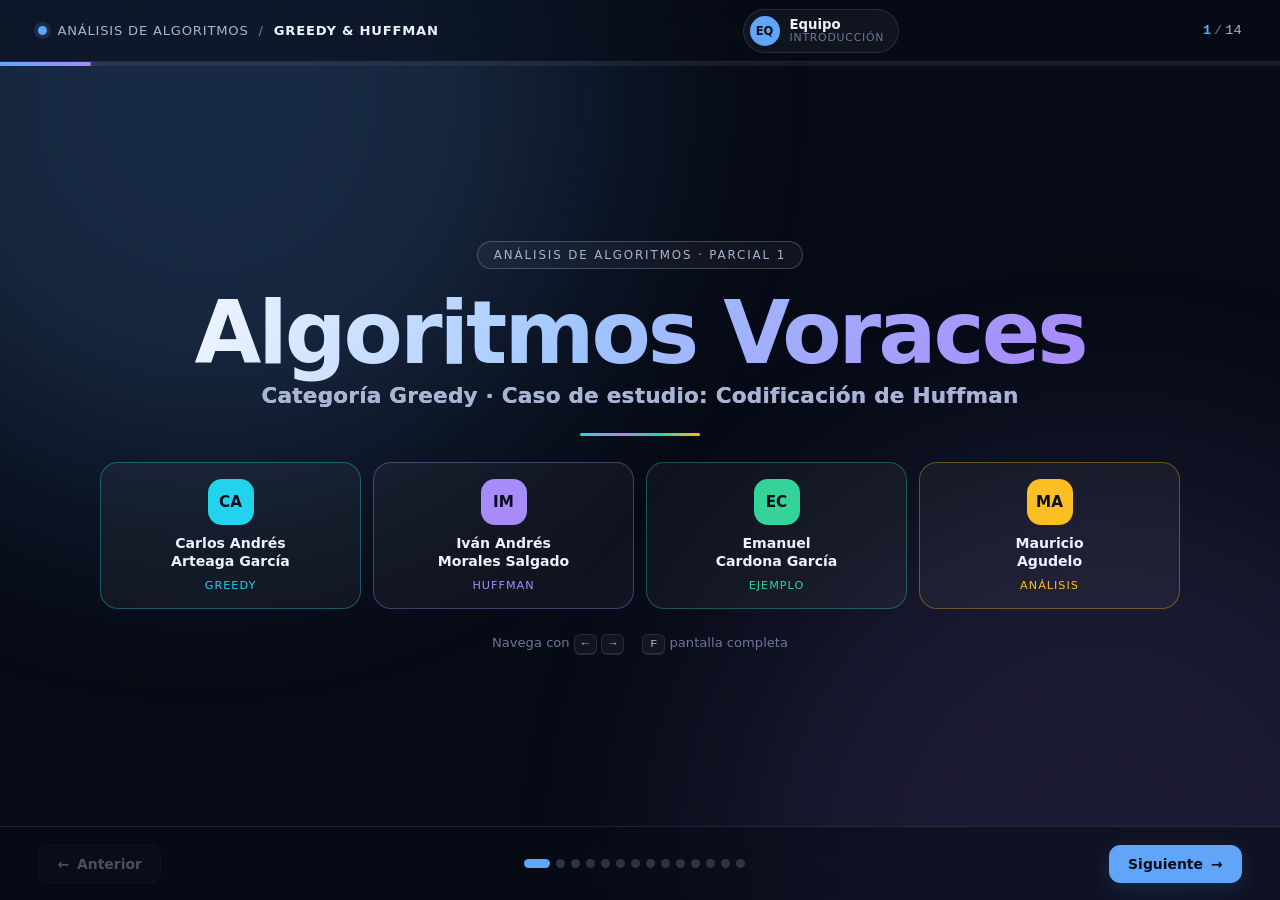
<file: Trabajo-Algortimos-Greedy/index.html>
<!DOCTYPE html>
<html lang="es">
<head>
<meta charset="utf-8">
<meta name="viewport" content="width=device-width, initial-scale=1">
<title>Algoritmos Greedy · Huffman | Análisis de Algoritmos</title>

<!-- ===== CAPA COMÚN (equipo) ===== -->
<link rel="stylesheet" href="css/base.css">
<link rel="stylesheet" href="css/componentes.css">
<link rel="stylesheet" href="css/portada.css">

<!-- ===== CAPA DE CADA ESTUDIANTE ===== -->
<link rel="stylesheet" href="css/estudiante1-carlos.css">
<link rel="stylesheet" href="css/estudiante2-ivan.css">
<link rel="stylesheet" href="css/estudiante3-emanuel.css">
<link rel="stylesheet" href="css/estudiante4-mauricio.css">
</head>
<body>

<div id="app">

  <header class="barra-top">
    <div class="marca">
      <span class="marca-punto"></span>
      <span>Análisis de Algoritmos</span>
      <span class="marca-sep">/</span>
      <span class="marca-tema">Greedy &amp; Huffman</span>
    </div>

    <div class="chip-estudiante" id="chipEstudiante">
      <span class="chip-avatar" id="chipAvatar">EQ</span>
      <span class="chip-texto">
        <b id="chipNombre">Equipo</b>
        <small id="chipSeccion">Portada</small>
      </span>
    </div>

    <div class="contador"><span id="contadorActual">1</span><span class="contador-sep">/</span><span id="contadorTotal">14</span></div>
  </header>

  <div class="progreso"><div class="progreso-fill" id="progresoFill"></div></div>

  <main id="escenario" class="escenario"><!-- las diapositivas se inyectan aquí --></main>

  <footer class="nav">
    <button class="btn btn-nav" id="btnAnterior" title="Flecha izquierda">
      <span aria-hidden="true">←</span> Anterior
    </button>

    <div class="puntos" id="puntos"></div>

    <div class="nav-derecha">
      <button class="btn btn-nav btn-primario" id="btnSiguiente" title="Flecha derecha / Espacio">
        Siguiente <span aria-hidden="true">→</span>
      </button>
    </div>
  </footer>

</div>

<!-- ===== MOTOR + LIBRERÍAS (capa común) ===== -->
<script src="js/presentacion.js"></script>
<script src="js/lib/huffman.js"></script>

<!-- ===== CAPA DE CADA ESTUDIANTE (el orden aquí no importa: cada capa declara su 'orden') ===== -->
<script src="js/slides/00-portada.js"></script>
<script src="js/slides/01-carlos-greedy.js"></script>
<script src="js/slides/02-ivan-huffman.js"></script>
<script src="js/slides/03-emanuel-ejemplo.js"></script>
<script src="js/slides/04-mauricio-analisis.js"></script>

<script>Presentacion.iniciar();</script>
</body>
</html>
</file>
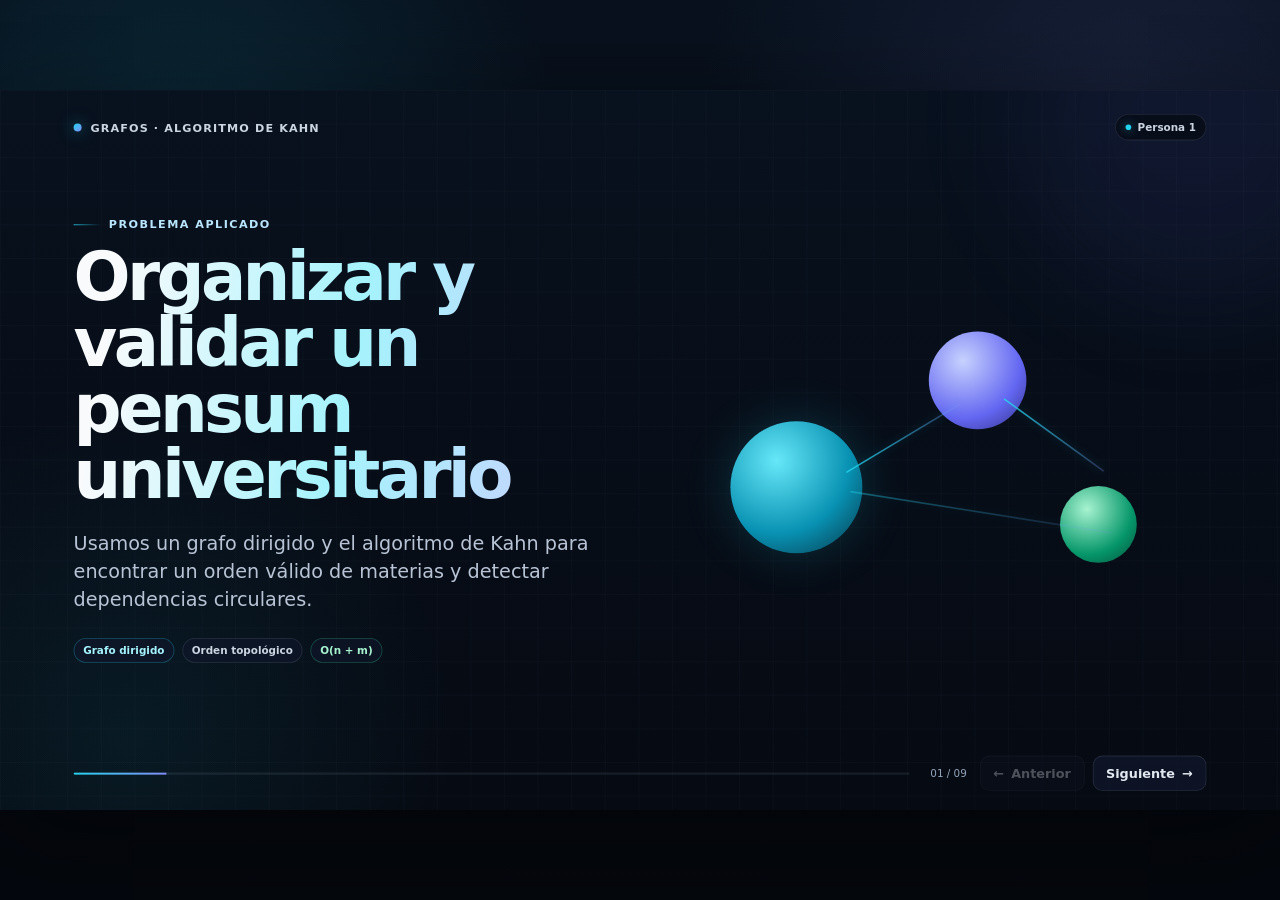
<file: Trabajo-Grafos/presentacion_grafos_kahn.html>
<!doctype html>
<html lang="es">
<head>
<meta charset="utf-8" />
<meta name="viewport" content="width=device-width, initial-scale=1" />
<title>Algoritmo de Kahn · Organización de un pensum</title>
<style>
:root{
  --bg:#060912;
  --panel:#0b1220;
  --panel2:#0f192b;
  --card:rgba(14,23,39,.82);
  --line:rgba(148,163,184,.18);
  --line2:rgba(148,163,184,.30);
  --text:#f8fafc;
  --muted:#94a3b8;
  --cyan:#22d3ee;
  --cyan2:#38bdf8;
  --indigo:#818cf8;
  --green:#34d399;
  --amber:#fbbf24;
  --red:#fb7185;
}
*{box-sizing:border-box}
html,body{margin:0;width:100%;height:100%;overflow:hidden;background:#03060c;color:var(--text);font-family:Inter,ui-sans-serif,system-ui,-apple-system,BlinkMacSystemFont,"Segoe UI",sans-serif}
body{background:
  radial-gradient(circle at 14% 18%,rgba(34,211,238,.12),transparent 29%),
  radial-gradient(circle at 88% 12%,rgba(129,140,248,.12),transparent 31%),
  linear-gradient(180deg,#07101c 0%,#04070d 100%)}
#viewport{position:relative;width:100vw;height:100vh;overflow:hidden}
#stage{position:absolute;left:0;top:0;width:1600px;height:900px;transform-origin:0 0;overflow:hidden;background:
  linear-gradient(rgba(148,163,184,.028) 1px,transparent 1px),
  linear-gradient(90deg,rgba(148,163,184,.028) 1px,transparent 1px),
  radial-gradient(circle at 10% 90%,rgba(34,211,238,.08),transparent 25%),
  linear-gradient(180deg,#08111e 0%,#060a12 100%);
  background-size:42px 42px,42px 42px,auto,auto;
  box-shadow:0 40px 110px rgba(0,0,0,.45)}
#stage::after{content:"";position:absolute;width:430px;height:430px;right:-110px;top:-170px;border-radius:50%;background:rgba(99,102,241,.08);filter:blur(70px);pointer-events:none;animation:drift 9s ease-in-out infinite alternate}
@keyframes drift{to{transform:translate(-65px,55px) scale(1.08)}}

.slide{position:absolute;inset:0;padding:96px 92px 78px;opacity:0;visibility:hidden;transform:translateX(44px) scale(.992);transition:opacity .45s ease,transform .55s cubic-bezier(.2,.8,.2,1),visibility .45s;overflow:hidden}
.slide.active{opacity:1;visibility:visible;transform:none;z-index:2}
.slide.exit-left{transform:translateX(-44px) scale(.992)}
.slide.active .reveal{animation:rise .68s cubic-bezier(.2,.8,.2,1) both}
.slide.active .d1{animation-delay:.07s}.slide.active .d2{animation-delay:.14s}.slide.active .d3{animation-delay:.21s}.slide.active .d4{animation-delay:.28s}
@keyframes rise{from{opacity:0;transform:translateY(16px)}to{opacity:1;transform:none}}

.topbar{position:absolute;top:30px;left:92px;right:92px;display:flex;align-items:center;justify-content:space-between;z-index:5}
.brand{display:flex;align-items:center;gap:11px;font-size:14px;font-weight:800;letter-spacing:.10em;text-transform:uppercase;color:#cbd5e1}
.brand-dot{width:10px;height:10px;border-radius:50%;background:linear-gradient(135deg,var(--cyan),var(--indigo));box-shadow:0 0 18px rgba(34,211,238,.55)}
.speaker{display:flex;align-items:center;gap:8px;border:1px solid var(--line);border-radius:999px;padding:8px 12px;background:rgba(6,10,18,.68);font-size:13px;font-weight:750;color:#cbd5e1}
.speaker::before{content:"";width:7px;height:7px;border-radius:50%;background:var(--cyan);box-shadow:0 0 12px rgba(34,211,238,.6)}

.eyebrow{display:flex;align-items:center;gap:10px;margin-bottom:17px;font-size:14px;font-weight:850;text-transform:uppercase;letter-spacing:.13em;color:#bae6fd}
.eyebrow::before{content:"";width:34px;height:1px;background:linear-gradient(90deg,var(--cyan),transparent)}
h1{font-size:84px;line-height:.98;letter-spacing:-.055em;margin:0;max-width:1180px}
h2{font-size:57px;line-height:1.03;letter-spacing:-.045em;margin:0}
h3{font-size:20px;line-height:1.18;margin:0 0 8px;letter-spacing:-.02em}
p{font-size:19px;line-height:1.48;color:#cbd5e1;margin:0}
.lead{font-size:24px;line-height:1.45;color:#b8c4d5;max-width:980px}
.small{font-size:13px;color:var(--muted)}
.gradient-text{background:linear-gradient(100deg,#f8fafc 8%,#a5f3fc 48%,#c7d2fe 88%);-webkit-background-clip:text;background-clip:text;color:transparent}

.grid2{display:grid;grid-template-columns:1fr 1fr;gap:24px;min-width:0}.grid3{display:grid;grid-template-columns:repeat(3,1fr);gap:18px;min-width:0}
.card{position:relative;min-width:0;border:1px solid var(--line);background:linear-gradient(180deg,rgba(15,25,42,.83),rgba(9,16,28,.78));border-radius:22px;padding:23px;box-shadow:inset 0 1px rgba(255,255,255,.03),0 22px 60px rgba(0,0,0,.24);overflow:hidden}
.card-accent{border-color:rgba(56,189,248,.30)}
.chip{display:inline-flex;align-items:center;gap:7px;padding:7px 11px;border:1px solid var(--line);border-radius:999px;background:rgba(15,23,42,.67);font-size:13px;font-weight:760;color:#cbd5e1}
.chip.cyan{border-color:rgba(34,211,238,.30);color:#a5f3fc}.chip.green{border-color:rgba(52,211,153,.30);color:#a7f3d0}.chip.red{border-color:rgba(251,113,133,.30);color:#fecdd3}
.metric{font-size:45px;line-height:1;font-weight:880;letter-spacing:-.055em}.metric-label{margin-top:8px;font-size:13px;text-transform:uppercase;letter-spacing:.10em;color:var(--muted)}

.footer{position:absolute;left:92px;right:92px;bottom:24px;display:grid;grid-template-columns:1fr auto auto;align-items:center;gap:16px;z-index:15}
.progress-track{height:3px;background:rgba(148,163,184,.12);border-radius:99px;overflow:hidden}.progress-bar{height:100%;width:0;background:linear-gradient(90deg,var(--cyan),var(--indigo));box-shadow:0 0 16px rgba(34,211,238,.42);transition:width .4s ease}
.counter{font-size:13px;color:var(--muted);font-variant-numeric:tabular-nums;min-width:56px;text-align:right}
.nav{display:flex;gap:10px}.nav button,.control{border:1px solid var(--line);background:rgba(15,23,42,.82);color:#e2e8f0;border-radius:12px;padding:10px 13px;font:inherit;font-weight:780;cursor:pointer;transition:.18s ease}
.nav button{min-width:118px;height:44px;padding:0 16px;display:inline-flex;align-items:center;justify-content:center;gap:9px}.nav button:hover:not(:disabled),.control:hover{border-color:rgba(56,189,248,.38);background:rgba(22,34,55,.94)}.nav button:disabled,.control:disabled{opacity:.32;cursor:not-allowed}.control.primary{background:linear-gradient(135deg,#0e7490,#4f46e5);border-color:transparent}

.hero-layout{display:grid;grid-template-columns:1.06fr .94fr;gap:66px;align-items:center;height:100%}
.hero-copy{padding-bottom:42px}.hero-copy .lead{margin-top:28px;max-width:850px}.hero-tags{display:flex;gap:10px;flex-wrap:wrap;margin-top:30px}
.hero-visual{position:relative;height:500px}
.hero-orb{position:absolute;border-radius:50%;animation:float 5.8s ease-in-out infinite}.hero-orb.a{width:165px;height:165px;left:40px;top:205px;background:radial-gradient(circle at 35% 30%,#67e8f9,#0891b2 58%,#083344);box-shadow:0 0 60px rgba(34,211,238,.18)}.hero-orb.b{width:122px;height:122px;left:288px;top:93px;background:radial-gradient(circle at 35% 30%,#c7d2fe,#6366f1 62%,#312e81);animation-delay:-1.8s}.hero-orb.c{width:96px;height:96px;left:452px;top:286px;background:radial-gradient(circle at 35% 30%,#a7f3d0,#059669 62%,#064e3b);animation-delay:-3.1s}.hero-link{position:absolute;height:2px;transform-origin:left center;background:linear-gradient(90deg,rgba(34,211,238,.86),rgba(129,140,248,.28));box-shadow:0 0 12px rgba(34,211,238,.24)}
@keyframes float{50%{transform:translateY(-13px) translateX(7px)}}

.problem-grid{display:grid;grid-template-columns:.92fr 1.08fr;gap:30px;margin-top:30px;align-items:stretch}
.problem-points{display:flex;flex-direction:column;gap:14px}.point{display:grid;grid-template-columns:42px 1fr;gap:14px;align-items:start;padding:17px 18px;border:1px solid var(--line);border-radius:17px;background:rgba(12,20,34,.68)}.point-num{width:34px;height:34px;border-radius:11px;display:grid;place-items:center;background:rgba(56,189,248,.10);border:1px solid rgba(56,189,248,.24);color:#a5f3fc;font-weight:850}.point p{font-size:16px}
.flow-card{display:flex;align-items:center;justify-content:center;min-height:490px}.course-flow{width:88%;display:flex;flex-direction:column;align-items:center;gap:10px}.course-box{width:410px;padding:18px 20px;text-align:center;border-radius:16px;border:1px solid rgba(56,189,248,.30);background:linear-gradient(180deg,rgba(8,47,73,.75),rgba(8,26,43,.88));font-weight:820}.flow-arrow{width:2px;height:40px;background:linear-gradient(var(--cyan),rgba(34,211,238,.18));position:relative}.flow-arrow::after{content:"";position:absolute;bottom:-1px;left:-4px;width:8px;height:8px;border-right:2px solid var(--cyan);border-bottom:2px solid var(--cyan);transform:rotate(45deg)}

.model-layout{display:grid;grid-template-columns:430px 1fr;gap:28px;margin-top:24px;align-items:stretch}.model-copy{display:flex;flex-direction:column;gap:14px}.model-copy .card{padding:20px}.model-copy p{font-size:16px}.graph-box{height:520px;border:1px solid var(--line);border-radius:24px;background:radial-gradient(circle at 50% 50%,rgba(14,165,233,.06),transparent 57%),rgba(5,10,18,.57);overflow:hidden}.graph-box svg{width:100%;height:100%;display:block}
.g-edge{fill:none;stroke:#56657a;stroke-width:2.2}.g-node rect{fill:#0a2a42;stroke:rgba(56,189,248,.55);stroke-width:1.4}.g-node text{fill:#e0f2fe;font-weight:800;font-size:16px}.g-node .sub{fill:#8fb8cf;font-size:12px;font-weight:650}.g-badge{fill:#111827;stroke:rgba(148,163,184,.45);stroke-width:1}.g-degree{fill:#dbeafe!important;font-size:12px!important;font-weight:850!important}

.steps{display:grid;grid-template-columns:repeat(4,1fr);gap:15px;margin-top:30px}.step-card{min-height:205px;padding:21px;border:1px solid var(--line);border-radius:19px;background:rgba(12,19,32,.72)}.step-num{width:38px;height:38px;border-radius:11px;display:grid;place-items:center;margin-bottom:17px;background:rgba(56,189,248,.11);border:1px solid rgba(56,189,248,.25);font-weight:880;color:#a5f3fc}.step-card p{font-size:16px;color:#aebbd0}.algorithm-callout{margin-top:18px;display:grid;grid-template-columns:1fr auto;gap:22px;align-items:center}

.explain-layout{display:grid;grid-template-columns:1.2fr .8fr;gap:24px;margin-top:28px}.mini-flow{height:455px;display:grid;grid-template-columns:1fr 70px 1fr;grid-template-rows:1fr 70px 1fr;align-items:center;justify-items:center;padding:28px}.mini-node{width:245px;padding:18px;text-align:center;border:1px solid rgba(56,189,248,.30);border-radius:16px;background:rgba(8,47,73,.64);font-weight:830}.mini-arrow{font-size:34px;color:var(--cyan)}.mini-center{grid-column:2;grid-row:2;width:58px;height:58px;border-radius:18px;display:grid;place-items:center;background:rgba(52,211,153,.10);border:1px solid rgba(52,211,153,.28);color:#a7f3d0;font-weight:900}.explain-notes{display:flex;flex-direction:column;gap:14px}.explain-notes .card{padding:19px}.explain-notes p{font-size:16px}

.code-layout{display:grid;grid-template-columns:1.28fr .72fr;gap:24px;margin-top:22px;align-items:stretch}.code{height:510px;margin:0;padding:20px 22px;overflow:hidden;border:1px solid rgba(148,163,184,.18);border-radius:22px;background:#030712;color:#cbd5e1;font:14px/1.46 "SFMono-Regular",Consolas,"Liberation Mono",monospace;white-space:pre;box-shadow:0 22px 56px rgba(0,0,0,.28)}.kw{color:#c084fc}.fn{color:#67e8f9}.num{color:#fbbf24}.cm{color:#64748b}.note-list{display:grid;grid-template-rows:repeat(4,1fr);gap:12px}.note-card{padding:17px 18px;border:1px solid var(--line);border-radius:17px;background:rgba(13,22,36,.76)}.note-card strong{display:block;margin-bottom:5px;color:#e2e8f0}.note-card p{font-size:14.5px}

.demo-head{display:flex;align-items:end;justify-content:space-between;gap:24px}.legend{display:flex;gap:9px;flex-wrap:wrap}.dot{width:8px;height:8px;border-radius:50%;background:#64748b}.dot.ready{background:var(--green)}.dot.current{background:var(--cyan)}.dot.done{background:#475569}
.demo-layout{display:grid;grid-template-columns:1fr 410px;gap:22px;margin-top:18px;align-items:stretch}.demo-graph{height:535px;border:1px solid var(--line);border-radius:24px;background:radial-gradient(circle at 50% 50%,rgba(14,165,233,.06),transparent 58%),rgba(5,10,18,.58);overflow:hidden}.demo-graph svg{width:100%;height:100%;display:block}.demo-panel{height:535px;display:grid;grid-template-rows:auto auto auto 1fr auto auto;gap:10px}.demo-info{padding:14px 15px;border:1px solid var(--line);border-radius:15px;background:rgba(12,20,34,.75)}.demo-info h3{font-size:12px;text-transform:uppercase;letter-spacing:.09em;color:var(--muted);margin-bottom:9px}.queue,.order{display:flex;gap:7px;flex-wrap:wrap;align-content:flex-start;min-height:34px}.queue-item,.order-item{padding:7px 9px;border-radius:9px;font-size:11.5px;font-weight:800}.queue-item{border:1px solid rgba(52,211,153,.30);background:rgba(6,78,59,.33);color:#bbf7d0}.order-item{border:1px solid rgba(56,189,248,.22);background:rgba(56,189,248,.08);color:#bae6fd}.phase-strip{display:grid;grid-template-columns:repeat(3,1fr);gap:7px}.phase{padding:9px 7px;text-align:center;border:1px solid var(--line);border-radius:10px;font-size:11px;font-weight:800;color:#64748b;background:rgba(15,23,42,.43)}.phase.on{color:#a5f3fc;border-color:rgba(34,211,238,.33);background:rgba(8,47,73,.34)}.status-box{display:flex;align-items:center;padding:16px 16px;border:1px solid var(--line);border-radius:16px;background:linear-gradient(180deg,rgba(13,22,36,.87),rgba(8,15,26,.87));font-size:14.5px;line-height:1.48;color:#cbd5e1}.demo-controls{display:grid;grid-template-columns:1.15fr 1fr 1fr .9fr;gap:6px}.demo-controls .control{padding:11px 6px;font-size:11.5px;white-space:nowrap}.demo-step{font-size:12px;color:var(--muted);text-align:right}
.d-edge{fill:none;stroke:#536176;stroke-width:2.2;transition:stroke .3s,opacity .3s,filter .3s}.d-edge.pending{stroke:var(--amber);stroke-width:3;filter:drop-shadow(0 0 5px rgba(251,191,36,.38))}.d-edge.removed{opacity:.17}.d-node rect.main{fill:#0a2a42;stroke:rgba(56,189,248,.48);stroke-width:1.4;transition:fill .25s,stroke .25s,opacity .25s}.d-node text{fill:#e0f2fe;font-size:15px;font-weight:820}.d-node .badge{fill:#111827;stroke:rgba(148,163,184,.45);stroke-width:1}.d-node .degree-text{font-size:12px;font-weight:900;fill:#e2e8f0}.d-node.ready rect.main{fill:#064e3b;stroke:rgba(52,211,153,.8)}.d-node.active rect.main{fill:#0e3b52;stroke:#67e8f9;stroke-width:2.2;filter:drop-shadow(0 0 10px rgba(34,211,238,.24))}.d-node.done{opacity:.38}.d-node.new-ready rect.main{animation:pulseReady 1.1s ease 2}@keyframes pulseReady{50%{fill:#08734f;stroke:#6ee7b7}}

.cycle-layout{display:grid;grid-template-columns:1.05fr .95fr;gap:28px;margin-top:28px}.cycle-card{height:430px;position:relative;display:grid;place-items:center}.cycle-card svg{width:570px;height:310px;overflow:visible}.cycle-card path{fill:none;stroke:var(--red);stroke-width:3;stroke-dasharray:9 8;filter:drop-shadow(0 0 6px rgba(251,113,133,.30));animation:dash 1.6s linear infinite}@keyframes dash{to{stroke-dashoffset:-34}}.cycle-node{position:absolute;width:190px;padding:23px 15px;text-align:center;border-radius:18px;border:1px solid rgba(251,113,133,.48);background:rgba(76,5,25,.66);font-weight:850;color:#ffe4e6}.cycle-node.a{left:12%;top:44%}.cycle-node.b{right:12%;top:44%}.cycle-notes{display:flex;flex-direction:column;justify-content:center;gap:15px}.cycle-notes .card{padding:20px}.cycle-notes p{font-size:16.5px}

.results-layout{display:grid;grid-template-columns:1.12fr .88fr;gap:24px;margin-top:28px}.result-path{display:flex;align-items:center;gap:7px;flex-wrap:wrap;margin-top:16px}.result-pill{padding:9px 11px;border-radius:10px;border:1px solid rgba(56,189,248,.20);background:rgba(56,189,248,.08);font-size:12.5px;font-weight:800;color:#bae6fd}.result-arrow{color:#475569}.metrics{display:grid;grid-template-columns:1fr 1fr;gap:14px;margin-top:14px}.takeaway{font-size:29px;line-height:1.26;font-weight:830;letter-spacing:-.025em}.takeaway span{color:#a5f3fc}

@media (prefers-reduced-motion:reduce){*,*::before,*::after{animation-duration:.001ms!important;animation-iteration-count:1!important;transition-duration:.001ms!important}}
</style>
</head>
<body>
<div id="viewport">
<div id="stage">

<section class="slide active" data-speaker="Persona 1">
  <div class="topbar"><div class="brand"><span class="brand-dot"></span>Grafos · Algoritmo de Kahn</div><div class="speaker">Persona 1</div></div>
  <div class="hero-layout">
    <div class="hero-copy">
      <div class="eyebrow reveal">Problema aplicado</div>
      <h1 class="gradient-text reveal d1">Organizar y validar un pensum universitario</h1>
      <p class="lead reveal d2">Usamos un grafo dirigido y el algoritmo de Kahn para encontrar un orden válido de materias y detectar dependencias circulares.</p>
      <div class="hero-tags reveal d3"><span class="chip cyan">Grafo dirigido</span><span class="chip">Orden topológico</span><span class="chip green">O(n + m)</span></div>
    </div>
    <div class="hero-visual reveal d2" aria-hidden="true">
      <div class="hero-orb a"></div><div class="hero-orb b"></div><div class="hero-orb c"></div>
      <div class="hero-link" style="left:185px;top:268px;width:165px;transform:rotate(-31deg)"></div>
      <div class="hero-link" style="left:382px;top:176px;width:154px;transform:rotate(36deg)"></div>
      <div class="hero-link" style="left:190px;top:292px;width:330px;transform:rotate(9deg);opacity:.45"></div>
    </div>
  </div>
</section>

<section class="slide" data-speaker="Persona 1">
  <div class="topbar"><div class="brand"><span class="brand-dot"></span>01 · Problema realista</div><div class="speaker">Persona 1</div></div>
  <div class="eyebrow reveal">Situación realista planteada</div>
  <h2 class="reveal d1">¿En qué orden se pueden cursar las materias?</h2>
  <p class="lead reveal d2" style="margin-top:16px">Un pensum tiene materias que dependen de otras. El sistema debe respetar los prerrequisitos y además detectar si existe una dependencia imposible.</p>
  <div class="problem-grid">
    <div class="problem-points reveal d2">
      <div class="point"><div class="point-num">1</div><div><h3>Respetar prerrequisitos</h3><p>Ninguna materia puede aparecer antes que la asignatura que la habilita.</p></div></div>
      <div class="point"><div class="point-num">2</div><div><h3>Construir un orden</h3><p>Si hay varias materias disponibles se puede escoger cualquiera sin romper la validez.</p></div></div>
      <div class="point"><div class="point-num">3</div><div><h3>Detectar ciclos</h3><p>Si dos o más materias se necesitan entre sí el pensum queda bloqueado.</p></div></div>
    </div>
    <div class="card flow-card reveal d3">
      <div class="course-flow">
        <div class="course-box">Programación 1</div><div class="flow-arrow"></div>
        <div class="course-box">Programación 2</div><div class="flow-arrow"></div>
        <div class="course-box">Estructuras de Datos</div><div class="flow-arrow"></div>
        <div class="course-box">Análisis de Algoritmos</div>
      </div>
    </div>
  </div>
</section>

<section class="slide" data-speaker="Persona 2">
  <div class="topbar"><div class="brand"><span class="brand-dot"></span>02 · Modelo del grafo</div><div class="speaker">Persona 2</div></div>
  <div class="eyebrow reveal">Cómo representamos el problema</div>
  <h2 class="reveal d1">Materias como vértices y prerrequisitos como aristas</h2>
  <div class="model-layout">
    <div class="model-copy reveal d2">
      <div class="card"><span class="chip cyan">Vértice</span><p style="margin-top:11px">Cada materia del pensum se representa como un vértice.</p></div>
      <div class="card"><span class="chip cyan">Arista dirigida</span><p style="margin-top:11px">Si A es requisito de B dibujamos <strong style="color:#e0f2fe">A → B</strong>.</p></div>
      <div class="card"><span class="chip green">Grado de entrada</span><p style="margin-top:11px">Indica cuántos prerrequisitos siguen pendientes para una materia.</p></div>
      <div class="card card-accent"><h3>Pregunta equivalente</h3><p>¿Podemos ordenar todos los vértices sin violar ninguna dependencia?</p></div>
    </div>
    <div class="graph-box reveal d3">
      <svg viewBox="0 0 1000 520" role="img" aria-label="Grafo de materias y prerrequisitos">
        <defs><marker id="m1" markerWidth="10" markerHeight="10" refX="8" refY="3" orient="auto"><path d="M0,0 L0,6 L8,3 z" fill="#56657a"></path></marker></defs>
        <path class="g-edge" d="M225 155 C315 155 330 105 420 105" marker-end="url(#m1)"/>
        <path class="g-edge" d="M225 365 C315 365 330 415 420 415" marker-end="url(#m1)"/>
        <path class="g-edge" d="M610 105 C685 105 700 105 775 105" marker-end="url(#m1)"/>
        <path class="g-edge" d="M610 415 C685 415 700 415 775 415" marker-end="url(#m1)"/>
        <path class="g-edge" d="M930 105 C965 145 965 190 945 235" marker-end="url(#m1)"/>
        <path class="g-edge" d="M930 415 C965 375 965 330 945 285" marker-end="url(#m1)"/>
        <g class="g-node" transform="translate(40 122)"><rect width="185" height="66" rx="14"/><text x="92.5" y="28" text-anchor="middle">Programación 1</text><text class="sub" x="92.5" y="47" text-anchor="middle">grado 0</text></g>
        <g class="g-node" transform="translate(40 332)"><rect width="185" height="66" rx="14"/><text x="92.5" y="28" text-anchor="middle">Matemáticas 1</text><text class="sub" x="92.5" y="47" text-anchor="middle">grado 0</text></g>
        <g class="g-node" transform="translate(420 72)"><rect width="190" height="66" rx="14"/><text x="95" y="28" text-anchor="middle">Programación 2</text><text class="sub" x="95" y="47" text-anchor="middle">grado 1</text></g>
        <g class="g-node" transform="translate(420 382)"><rect width="190" height="66" rx="14"/><text x="95" y="28" text-anchor="middle">Matemáticas 2</text><text class="sub" x="95" y="47" text-anchor="middle">grado 1</text></g>
        <g class="g-node" transform="translate(775 72)"><rect width="175" height="66" rx="14"/><text x="87.5" y="28" text-anchor="middle">Estructuras</text><text class="sub" x="87.5" y="47" text-anchor="middle">grado 1</text></g>
        <g class="g-node" transform="translate(775 382)"><rect width="175" height="66" rx="14"/><text x="87.5" y="28" text-anchor="middle">Métodos Num.</text><text class="sub" x="87.5" y="47" text-anchor="middle">grado 1</text></g>
        <g class="g-node" transform="translate(800 227)"><rect width="180" height="66" rx="14"/><text x="90" y="27" text-anchor="middle">Análisis Alg.</text><text class="sub" x="90" y="47" text-anchor="middle">grado 2</text></g>
      </svg>
    </div>
  </div>
</section>

<section class="slide" data-speaker="Persona 2">
  <div class="topbar"><div class="brand"><span class="brand-dot"></span>03 · Algoritmo</div><div class="speaker">Persona 2</div></div>
  <div class="eyebrow reveal">Algoritmo seleccionado</div>
  <h2 class="reveal d1">Kahn construye un orden topológico</h2>
  <p class="lead reveal d2" style="margin-top:15px">La regla es sencilla: procesar primero las materias con grado de entrada 0 y liberar progresivamente las que dependen de ellas.</p>
  <div class="steps reveal d3">
    <div class="step-card"><div class="step-num">1</div><h3>Calcular grados</h3><p>Contamos cuántos prerrequisitos tiene cada materia.</p></div>
    <div class="step-card"><div class="step-num">2</div><h3>Crear la cola</h3><p>Entrarán las materias cuyo grado de entrada sea 0.</p></div>
    <div class="step-card"><div class="step-num">3</div><h3>Procesar</h3><p>Quitamos una materia y reducimos los grados de sus dependientes.</p></div>
    <div class="step-card"><div class="step-num">4</div><h3>Verificar</h3><p>Si procesamos todas las materias no existe ningún ciclo.</p></div>
  </div>
  <div class="card card-accent algorithm-callout reveal d4"><div><h3>Idea clave</h3><p style="font-size:16px">Una materia se vuelve disponible exactamente cuando su grado de entrada llega a cero.</p></div><span class="chip green">grado 0 → a la cola</span></div>
</section>

<section class="slide" data-speaker="Persona 3">
  <div class="topbar"><div class="brand"><span class="brand-dot"></span>04 · Funcionamiento</div><div class="speaker">Persona 3</div></div>
  <div class="eyebrow reveal">Antes de ver el código</div>
  <h2 class="reveal d1">Qué ocurre cada vez que procesamos una materia</h2>
  <div class="explain-layout">
    <div class="card mini-flow reveal d2">
      <div class="mini-node" style="grid-column:1;grid-row:1">Programación 1<br><span class="small">grado 0</span></div>
      <div class="mini-arrow" style="grid-column:2;grid-row:1">→</div>
      <div class="mini-node" style="grid-column:3;grid-row:1">Programación 2<br><span class="small">grado 1 → 0</span></div>
      <div class="mini-arrow" style="grid-column:3;grid-row:2;transform:rotate(90deg)">→</div>
      <div class="mini-center">COLA</div>
      <div class="mini-node" style="grid-column:3;grid-row:3;border-color:rgba(52,211,153,.36);background:rgba(6,78,59,.34)">Programación 2<br><span class="small" style="color:#a7f3d0">ya disponible</span></div>
      <div class="mini-node" style="grid-column:1;grid-row:3;opacity:.45">Programación 1<br><span class="small">procesada</span></div>
    </div>
    <div class="explain-notes reveal d3">
      <div class="card"><span class="chip green">1 · Tomar</span><p style="margin-top:10px">Sacamos de la cola una materia que ya tiene todos sus requisitos cumplidos.</p></div>
      <div class="card"><span class="chip cyan">2 · Liberar</span><p style="margin-top:10px">Eliminamos sus aristas y reducimos el grado de las materias siguientes.</p></div>
      <div class="card"><span class="chip cyan">3 · Agregar</span><p style="margin-top:10px">Las materias que llegan a grado 0 se agregan a la cola.</p></div>
      <div class="card"><span class="chip">4 · Repetir</span><p style="margin-top:10px">Continuamos hasta procesar todo el grafo o quedar bloqueados.</p></div>
    </div>
  </div>
</section>

<section class="slide" data-speaker="Persona 3">
  <div class="topbar"><div class="brand"><span class="brand-dot"></span>05 · Implementación</div><div class="speaker">Persona 3</div></div>
  <div class="eyebrow reveal">Código en Python</div>
  <h2 class="reveal d1">La implementación sigue los mismos pasos</h2>
  <div class="code-layout">
<pre class="code reveal d2"><span class="kw">from</span> collections <span class="kw">import</span> deque

<span class="kw">def</span> <span class="fn">organizar_pensum</span>(materias, prerrequisitos):
    grafo = {m: [] <span class="kw">for</span> m <span class="kw">in</span> materias}
    grado = {m: <span class="num">0</span> <span class="kw">for</span> m <span class="kw">in</span> materias}

    <span class="kw">for</span> requisito, materia <span class="kw">in</span> prerrequisitos:
        grafo[requisito].append(materia)
        grado[materia] += <span class="num">1</span>

    cola = deque([m <span class="kw">for</span> m <span class="kw">in</span> materias
                  <span class="kw">if</span> grado[m] == <span class="num">0</span>])
    orden = []

    <span class="kw">while</span> cola:
        materia = cola.popleft()
        orden.append(materia)

        <span class="kw">for</span> siguiente <span class="kw">in</span> grafo[materia]:
            grado[siguiente] -= <span class="num">1</span>
            <span class="kw">if</span> grado[siguiente] == <span class="num">0</span>:
                cola.append(siguiente)

    <span class="kw">return</span> orden <span class="kw">if</span> len(orden) == len(materias) <span class="kw">else</span> <span class="kw">None</span></pre>
    <div class="note-list reveal d3">
      <div class="note-card"><strong>Lista de adyacencia</strong><p>Guarda qué materias se desbloquean al terminar otra.</p></div>
      <div class="note-card"><strong>Grado de entrada</strong><p>Cuenta cuántos prerrequisitos siguen pendientes.</p></div>
      <div class="note-card"><strong>Cola</strong><p>Contiene únicamente materias que ya se pueden cursar.</p></div>
      <div class="note-card"><strong>Validación final</strong><p>Si el orden contiene todas las materias el grafo es un DAG.</p></div>
    </div>
  </div>
</section>

<section class="slide" data-speaker="Persona 4" id="demoSlide">
  <div class="topbar"><div class="brand"><span class="brand-dot"></span>06 · Demostración</div><div class="speaker">Persona 4</div></div>
  <div class="demo-head">
    <div><div class="eyebrow reveal">El código funcionando</div><h2 class="reveal d1">Simulación lenta paso a paso</h2></div>
    <div class="legend reveal d2"><span class="chip"><span class="dot ready"></span>Disponible</span><span class="chip"><span class="dot current"></span>Procesando</span><span class="chip"><span class="dot done"></span>Procesada</span></div>
  </div>
  <div class="demo-layout">
    <div class="demo-graph reveal d2"><svg id="demoSvg" viewBox="0 0 1000 535" role="img" aria-label="Simulación visual del algoritmo de Kahn"></svg></div>
    <div class="demo-panel reveal d3">
      <div class="demo-info"><h3>Cola de disponibles</h3><div class="queue" id="demoQueue"></div></div>
      <div class="demo-info"><h3>Orden construido</h3><div class="order" id="demoOrder"></div></div>
      <div class="phase-strip"><div class="phase" id="phase1">1 · Tomar</div><div class="phase" id="phase2">2 · Liberar</div><div class="phase" id="phase3">3 · Guardar</div></div>
      <div class="status-box" id="demoStatus">Pulsa <strong style="margin:0 4px;color:#a5f3fc">Auto lento</strong> o avanza y retrocede con los botones de paso para explicar cada cambio.</div>
      <div class="demo-controls"><button class="control primary" id="autoBtn">▶ Auto lento</button><button class="control" id="demoPrevBtn">← Atrás</button><button class="control" id="demoNextBtn">Paso →</button><button class="control" id="resetBtn">Reiniciar</button></div>
      <div class="demo-step" id="demoStep">Subpaso 0</div>
    </div>
  </div>
</section>

<section class="slide" data-speaker="Persona 5">
  <div class="topbar"><div class="brand"><span class="brand-dot"></span>07 · Detección de ciclos</div><div class="speaker">Persona 5</div></div>
  <div class="eyebrow reveal">Cuando el pensum está mal definido</div>
  <h2 class="reveal d1">Un ciclo deja materias bloqueadas</h2>
  <div class="cycle-layout">
    <div class="card cycle-card reveal d2">
      <svg viewBox="0 0 570 310"><defs><marker id="dangerArrow" markerWidth="10" markerHeight="10" refX="8" refY="3" orient="auto"><path d="M0,0 L0,6 L8,3 z" fill="#fb7185"></path></marker></defs><path d="M145 118 C215 30 355 30 425 118" marker-end="url(#dangerArrow)"/><path d="M425 192 C355 280 215 280 145 192" marker-end="url(#dangerArrow)"/></svg>
      <div class="cycle-node a">Materia A<div class="small" style="color:#fda4af;margin-top:6px">grado 1</div></div><div class="cycle-node b">Materia B<div class="small" style="color:#fda4af;margin-top:6px">grado 1</div></div>
    </div>
    <div class="cycle-notes reveal d3">
      <div class="card"><span class="chip red">A necesita B</span><p style="margin-top:11px">A nunca alcanza grado 0 y no puede entrar a la cola.</p></div>
      <div class="card"><span class="chip red">B necesita A</span><p style="margin-top:11px">B queda exactamente en la misma situación.</p></div>
      <div class="card" style="border-color:rgba(251,113,133,.28)"><h3 style="color:#fecdd3">Cómo lo detecta Kahn</h3><p>La cola queda vacía antes de procesar todas las materias. Por eso sabemos que existe un ciclo.</p></div>
    </div>
  </div>
</section>

<section class="slide" data-speaker="Persona 5">
  <div class="topbar"><div class="brand"><span class="brand-dot"></span>08 · Resultados</div><div class="speaker">Persona 5</div></div>
  <div class="eyebrow reveal">Resultados obtenidos</div>
  <h2 class="reveal d1">El algoritmo valida el pensum y genera un orden posible</h2>
  <div class="results-layout">
    <div class="reveal d2">
      <div class="card card-accent"><h3>Un orden posible</h3><div class="result-path"><span class="result-pill">Prog. 1</span><span class="result-arrow">→</span><span class="result-pill">Mat. 1</span><span class="result-arrow">→</span><span class="result-pill">Prog. 2</span><span class="result-arrow">→</span><span class="result-pill">Mat. 2</span><span class="result-arrow">→</span><span class="result-pill">Estructuras</span><span class="result-arrow">→</span><span class="result-pill">Métodos</span><span class="result-arrow">→</span><span class="result-pill">Análisis</span></div></div>
      <div class="metrics"><div class="card"><div class="metric">O(n + m)</div><div class="metric-label">Tiempo</div><p style="font-size:14px;margin-top:10px">Cada vértice y cada arista se procesa una vez.</p></div><div class="card"><div class="metric">O(n + m)</div><div class="metric-label">Espacio</div><p style="font-size:14px;margin-top:10px">Se guardan el grafo los grados y la cola.</p></div></div>
    </div>
    <div class="card reveal d3" style="display:flex;flex-direction:column;justify-content:center;padding:30px"><div class="result-kpis"><div class="result-kpi"><strong>7 / 7</strong><span>materias procesadas</span></div><div class="result-kpi"><strong>0</strong><span>ciclos en el caso válido</span></div></div><div class="takeaway">Los grafos convierten los prerrequisitos en una estructura que podemos <span>ordenar validar y explicar</span> de forma eficiente.</div><p style="font-size:16px;margin-top:22px">Si la cola se vacía antes de procesar las 7 materias el sistema detecta un ciclo.<br><br>n = número de materias · m = relaciones de prerrequisito</p></div>
  </div>
</section>

<div class="footer"><div class="progress-track"><div class="progress-bar" id="progress"></div></div><div class="counter" id="counter">01 / 09</div><div class="nav"><button type="button" id="prevBtn" aria-label="Diapositiva anterior"><span>←</span> Anterior</button><button type="button" id="nextSlideBtn" aria-label="Diapositiva siguiente">Siguiente <span>→</span></button></div></div>
</div>
</div>
<script>
(() => {
  const DESIGN_W=1600, DESIGN_H=900;
  const stage=document.getElementById('stage');
  function fitStage(){
    const s=Math.min(window.innerWidth/DESIGN_W,window.innerHeight/DESIGN_H);
    stage.style.transform=`scale(${s})`;
    stage.style.left=((window.innerWidth-DESIGN_W*s)/2)+'px';
    stage.style.top=((window.innerHeight-DESIGN_H*s)/2)+'px';
  }
  window.addEventListener('resize',fitStage); fitStage();

  const slides=[...document.querySelectorAll('.slide')];
  const progress=document.getElementById('progress');
  const counter=document.getElementById('counter');
  let idx=0;
  const q=new URLSearchParams(location.search).get('slide');
  if(q){const n=Math.max(1,Math.min(slides.length,Number(q)||1));slides[0].classList.remove('active');idx=n-1;slides[idx].classList.add('active');}
  const prevBtn=document.getElementById('prevBtn');
  const nextSlideBtn=document.getElementById('nextSlideBtn');
  function renderDeck(){
    progress.style.width=((idx+1)/slides.length*100)+'%';
    counter.textContent=String(idx+1).padStart(2,'0')+' / '+String(slides.length).padStart(2,'0');
    prevBtn.disabled=idx===0;
    nextSlideBtn.disabled=idx===slides.length-1;
  }
  function showSlide(next){
    next=Math.max(0,Math.min(slides.length-1,next));
    if(next===idx)return;
    stopAuto();
    const old=slides[idx],dir=next>idx?1:-1;
    old.classList.toggle('exit-left',dir>0);
    old.classList.remove('active');
    setTimeout(()=>old.classList.remove('exit-left'),560);
    idx=next;
    slides[idx].classList.add('active');
    renderDeck();
  }
  prevBtn.addEventListener('click',()=>showSlide(idx-1));
  nextSlideBtn.addEventListener('click',()=>showSlide(idx+1));
  document.addEventListener('keydown',e=>{
    if(['INPUT','TEXTAREA','SELECT','BUTTON'].includes(e.target.tagName))return;
    if(['ArrowRight','PageDown',' '].includes(e.key)){e.preventDefault();showSlide(idx+1)}
    if(['ArrowLeft','PageUp'].includes(e.key)){e.preventDefault();showSlide(idx-1)}
    if(e.key==='Home')showSlide(0);if(e.key==='End')showSlide(slides.length-1);
  });
  renderDeck();

  const svg=document.getElementById('demoSvg');
  const queueEl=document.getElementById('demoQueue');
  const orderEl=document.getElementById('demoOrder');
  const statusEl=document.getElementById('demoStatus');
  const stepEl=document.getElementById('demoStep');
  const autoBtn=document.getElementById('autoBtn');
  const demoPrevBtn=document.getElementById('demoPrevBtn');
  const demoNextBtn=document.getElementById('demoNextBtn');
  const resetBtn=document.getElementById('resetBtn');
  const phases=[document.getElementById('phase1'),document.getElementById('phase2'),document.getElementById('phase3')];
  const NS='http://www.w3.org/2000/svg';
  const nodes=[
    {name:'Programación 1',short:'Prog. 1',x:55,y:115,w:180,h:66},
    {name:'Matemáticas 1',short:'Mat. 1',x:55,y:345,w:180,h:66},
    {name:'Programación 2',short:'Prog. 2',x:335,y:82,w:185,h:66},
    {name:'Matemáticas 2',short:'Mat. 2',x:335,y:378,w:185,h:66},
    {name:'Estructuras',short:'Estructuras',x:625,y:82,w:175,h:66},
    {name:'Métodos Numéricos',short:'Métodos',x:625,y:378,w:175,h:66},
    {name:'Análisis de Algoritmos',short:'Análisis',x:790,y:231,w:185,h:66}
  ];
  const edges=[[0,2],[1,3],[2,4],[3,5],[4,6],[5,6]];
  let state=null,autoTimer=null,substep=0,active=null,pendingEdges=[],newReady=[],demoHistory=[];

  function pathFor(a,b){
    const A=nodes[a],B=nodes[b];
    const x1=A.x+A.w,y1=A.y+A.h/2,x2=B.x,y2=B.y+B.h/2;
    const bend=Math.max(55,(x2-x1)*.48);
    return `M${x1} ${y1} C${x1+bend} ${y1} ${x2-bend} ${y2} ${x2} ${y2}`;
  }
  function makeSvg(tag,attrs={}){const el=document.createElementNS(NS,tag);for(const [k,v] of Object.entries(attrs))el.setAttribute(k,v);return el}
  function buildGraph(){
    svg.innerHTML='';
    const defs=makeSvg('defs');const marker=makeSvg('marker',{id:'demoArrow',markerWidth:'10',markerHeight:'10',refX:'8',refY:'3',orient:'auto'});marker.appendChild(makeSvg('path',{d:'M0,0 L0,6 L8,3 z',fill:'#536176'}));defs.appendChild(marker);svg.appendChild(defs);
    edges.forEach(([a,b],i)=>{const p=makeSvg('path',{d:pathFor(a,b),class:'d-edge',id:'edge'+i,'marker-end':'url(#demoArrow)'});svg.appendChild(p)});
    nodes.forEach((n,i)=>{
      const g=makeSvg('g',{class:'d-node',id:'node'+i,transform:`translate(${n.x} ${n.y})`});
      g.appendChild(makeSvg('rect',{class:'main',width:n.w,height:n.h,rx:'14'}));
      const t=makeSvg('text',{x:n.w/2,y:'31','text-anchor':'middle'});t.textContent=n.name;g.appendChild(t);
      const badge=makeSvg('circle',{class:'badge',cx:n.w-4,cy:'4',r:'15'});g.appendChild(badge);
      const dt=makeSvg('text',{class:'degree-text',x:n.w-4,y:'8','text-anchor':'middle',id:'degree'+i});dt.textContent='0';g.appendChild(dt);
      svg.appendChild(g);
    });
  }
  function resetDemo(){
    stopAuto();buildGraph();
    const adj=nodes.map(()=>[]),indeg=nodes.map(()=>0);edges.forEach(([a,b],i)=>{adj[a].push({v:b,e:i});indeg[b]++});
    state={adj,indeg,queue:[],order:[],processed:new Set(),removed:new Set(),finished:false};
    for(let i=0;i<nodes.length;i++)if(indeg[i]===0)state.queue.push(i);
    substep=0;active=null;pendingEdges=[];newReady=[];demoHistory=[];
    statusEl.innerHTML='Inicio: las materias con <strong style="color:#a7f3d0;margin:0 4px">grado 0</strong> ya están en la cola.';
    stepEl.textContent='Subpaso 0';autoBtn.textContent='▶ Auto lento';renderDemo();
  }
  function phaseOn(n){phases.forEach((p,i)=>p.classList.toggle('on',i===n));}
  function renderDemo(){
    nodes.forEach((_,i)=>{
      const g=document.getElementById('node'+i);g.setAttribute('class','d-node');
      if(state.processed.has(i))g.classList.add('done');
      else if(i===active)g.classList.add('active');
      else if(state.queue.includes(i))g.classList.add('ready');
      if(newReady.includes(i))g.classList.add('new-ready');
      document.getElementById('degree'+i).textContent=state.indeg[i];
    });
    edges.forEach((_,i)=>{
      const e=document.getElementById('edge'+i);e.setAttribute('class','d-edge');
      if(state.removed.has(i))e.classList.add('removed');
      else if(pendingEdges.includes(i))e.classList.add('pending');
    });
    queueEl.innerHTML='';state.queue.forEach(i=>{const d=document.createElement('div');d.className='queue-item';d.textContent=nodes[i].short;queueEl.appendChild(d)});
    orderEl.innerHTML='';state.order.forEach(i=>{const d=document.createElement('div');d.className='order-item';d.textContent=nodes[i].short;orderEl.appendChild(d)});
    demoPrevBtn.disabled=demoHistory.length===0;
    demoNextBtn.disabled=!!state.finished;
  }
  function snapshotDemo(){
    return {
      indeg:[...state.indeg],queue:[...state.queue],order:[...state.order],
      processed:[...state.processed],removed:[...state.removed],finished:state.finished,
      substep,active,pendingEdges:[...pendingEdges],newReady:[...newReady],
      status:statusEl.innerHTML,step:stepEl.textContent,phase:phases.findIndex(p=>p.classList.contains('on'))
    };
  }
  function restoreDemo(snap){
    state.indeg=[...snap.indeg];state.queue=[...snap.queue];state.order=[...snap.order];
    state.processed=new Set(snap.processed);state.removed=new Set(snap.removed);state.finished=snap.finished;
    substep=snap.substep;active=snap.active;pendingEdges=[...snap.pendingEdges];newReady=[...snap.newReady];
    statusEl.innerHTML=snap.status;stepEl.textContent=snap.step;phaseOn(snap.phase);
    autoBtn.textContent='▶ Auto lento';renderDemo();
  }
  function previousDemoStep(){
    stopAuto();
    if(!demoHistory.length)return;
    restoreDemo(demoHistory.pop());
  }
  function nextDemoStep(){
    if(state.finished)return false;
    demoHistory.push(snapshotDemo());
    newReady=[];
    if(substep===0){
      if(state.queue.length===0){
        state.finished=true;phaseOn(-1);statusEl.innerHTML=state.order.length===nodes.length?'<strong style="color:#a7f3d0">Final:</strong>&nbsp; se procesaron todas las materias y el grafo no tiene ciclos.':'<strong style="color:#fecdd3">Bloqueo:</strong>&nbsp; quedaron materias sin procesar por un ciclo.';renderDemo();stopAuto();return false;
      }
      active=state.queue.shift();pendingEdges=state.adj[active].map(x=>x.e);substep=1;phaseOn(0);
      statusEl.innerHTML=`<strong style="color:#a5f3fc">1 · Tomar:</strong>&nbsp; sacamos <strong>${nodes[active].name}</strong> de la cola porque su grado es 0.`;
    } else if(substep===1){
      phaseOn(1);newReady=[];
      const changes=[];
      for(const {v,e} of state.adj[active]){
        if(state.removed.has(e))continue;
        state.removed.add(e);state.indeg[v]--;
        changes.push(`${nodes[v].short}: ${state.indeg[v]+1} → ${state.indeg[v]}`);
        if(state.indeg[v]===0){state.queue.push(v);newReady.push(v)}
      }
      pendingEdges=[];substep=2;
      if(changes.length){statusEl.innerHTML=`<strong style="color:#fde68a">2 · Liberar:</strong>&nbsp; eliminamos las dependencias de ${nodes[active].name}. Grados: ${changes.join(' · ')}${newReady.length?' y la materia nueva entra a la cola.':'.'}`;}
      else{statusEl.innerHTML=`<strong style="color:#fde68a">2 · Liberar:</strong>&nbsp; ${nodes[active].name} no tiene materias posteriores que desbloquear.`;}
    } else {
      phaseOn(2);state.processed.add(active);state.order.push(active);
      statusEl.innerHTML=`<strong style="color:#a7f3d0">3 · Guardar:</strong>&nbsp; añadimos ${nodes[active].name} al orden topológico y pasamos a la siguiente materia.`;
      active=null;pendingEdges=[];newReady=[];substep=0;
      if(state.order.length===nodes.length){state.finished=true;setTimeout(()=>{phaseOn(-1);statusEl.innerHTML='<strong style="color:#a7f3d0">Resultado:</strong>&nbsp; todas las materias fueron procesadas. El pensum es válido y no contiene ciclos.';renderDemo();stopAuto();},700)}
    }
    const done=state.order.length*3+(substep===1?1:substep===2?2:0);stepEl.textContent=`Subpaso ${done} de ${nodes.length*3}`;
    renderDemo();return true;
  }
  function startAuto(){
    if(autoTimer){stopAuto();return}
    if(state.finished)resetDemo();
    autoBtn.textContent='❚❚ Pausar';nextDemoStep();
    autoTimer=setInterval(()=>{if(!nextDemoStep())stopAuto()},4200);
  }
  function stopAuto(){if(autoTimer){clearInterval(autoTimer);autoTimer=null}if(!state?.finished)autoBtn.textContent='▶ Auto lento';else autoBtn.textContent='✓ Finalizado'}
  autoBtn.addEventListener('click',startAuto);
  demoPrevBtn.addEventListener('click',previousDemoStep);
  demoNextBtn.addEventListener('click',()=>{stopAuto();nextDemoStep()});
  resetBtn.addEventListener('click',resetDemo);
  resetDemo();
})();
</script>
</body>
</html>
</file>
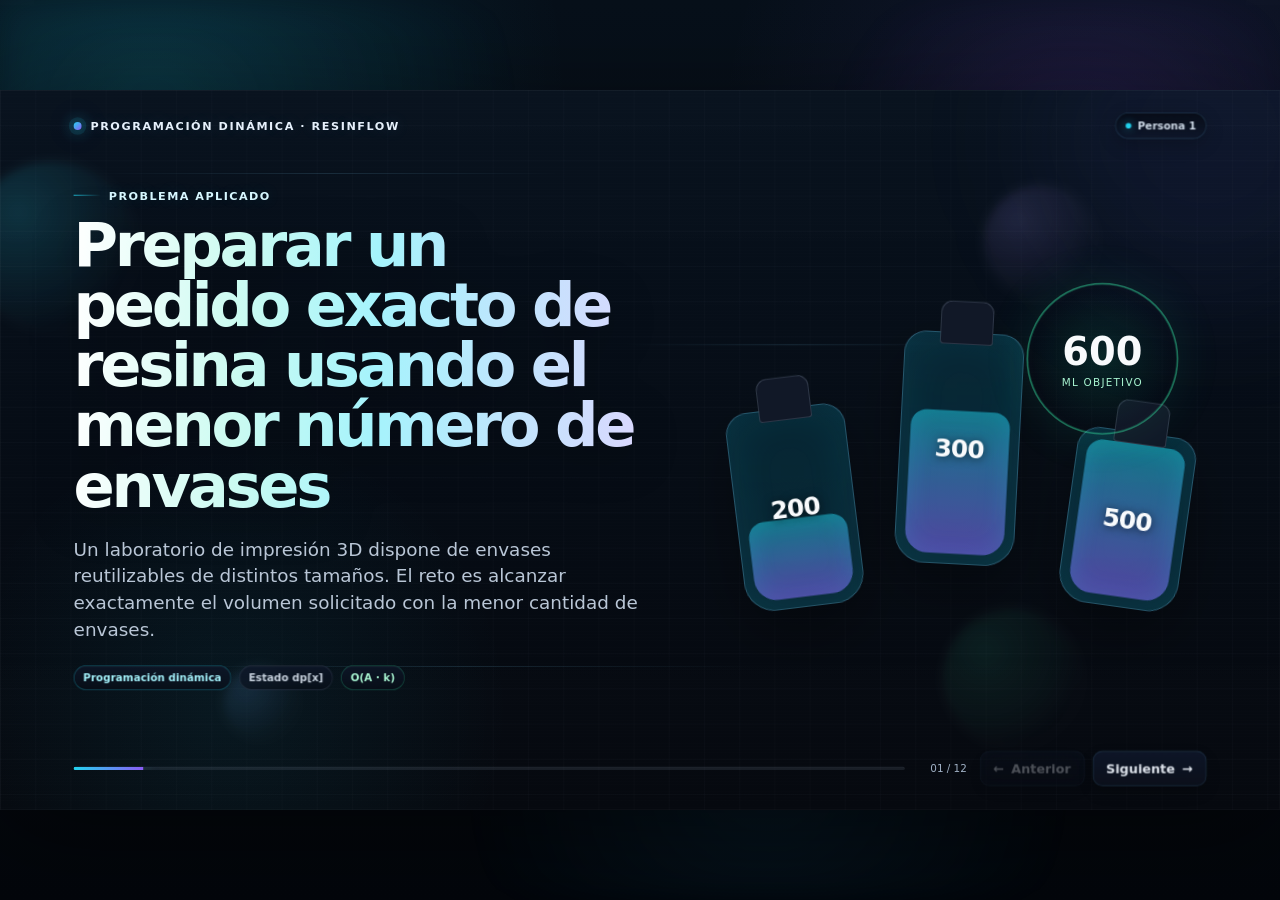
<file: Trabajo-Programacion-Dinamica/presentacion_programacion_dinamica_resinflow.html>
<!doctype html>
<html lang="es">
<head>
<meta charset="utf-8" />
<meta name="viewport" content="width=device-width, initial-scale=1" />
<title>ResinFlow · Programación Dinámica</title>
<style>
:root{
  --bg:#05070b; --panel:#0b111a; --panel2:#101826; --line:rgba(148,163,184,.18);
  --text:#f8fafc; --muted:#9fb0c4; --cyan:#22d3ee; --blue:#60a5fa; --violet:#8b5cf6;
  --green:#34d399; --amber:#fbbf24; --red:#fb7185; --slate:#334155;
}
*{box-sizing:border-box}
html,body{margin:0;width:100%;height:100%;overflow:hidden;background:#02040a;color:var(--text);font-family:Inter,ui-sans-serif,system-ui,-apple-system,BlinkMacSystemFont,"Segoe UI",sans-serif}
body{background:
 radial-gradient(circle at 12% 10%,rgba(34,211,238,.11),transparent 30%),
 radial-gradient(circle at 88% 15%,rgba(139,92,246,.10),transparent 30%),
 linear-gradient(180deg,#07101a 0%,#03060b 100%)}
#viewport{position:relative;width:100vw;height:100vh;overflow:hidden}
#stage{position:absolute;left:0;top:0;width:1600px;height:900px;transform-origin:0 0;overflow:hidden;background:
 linear-gradient(rgba(148,163,184,.025) 1px,transparent 1px),
 linear-gradient(90deg,rgba(148,163,184,.025) 1px,transparent 1px),
 radial-gradient(circle at 18% 86%,rgba(34,211,238,.07),transparent 23%),
 linear-gradient(180deg,#07111d 0%,#05080e 100%);
 background-size:44px 44px,44px 44px,auto,auto}
#stage::after{content:"";position:absolute;width:420px;height:420px;right:-120px;top:-150px;border-radius:50%;background:rgba(99,102,241,.07);filter:blur(80px);animation:drift 10s ease-in-out infinite alternate;pointer-events:none}
@keyframes drift{to{transform:translate(-70px,60px) scale(1.05)}}
.slide{position:absolute;inset:0;padding:92px 92px 78px;opacity:0;visibility:hidden;transform:translateX(46px) scale(.993);transition:opacity .42s ease,transform .5s cubic-bezier(.2,.8,.2,1),visibility .42s;overflow:hidden}
.slide.active{opacity:1;visibility:visible;transform:none;z-index:2}
.slide.exit-left{transform:translateX(-46px) scale(.993)}
.slide.active .reveal{animation:rise .6s cubic-bezier(.2,.8,.2,1) both}.slide.active .d1{animation-delay:.06s}.slide.active .d2{animation-delay:.12s}.slide.active .d3{animation-delay:.18s}.slide.active .d4{animation-delay:.24s}
@keyframes rise{from{opacity:0;transform:translateY(14px)}to{opacity:1;transform:none}}
.topbar{position:absolute;top:28px;left:92px;right:92px;display:flex;align-items:center;justify-content:space-between;z-index:5}
.brand{display:flex;align-items:center;gap:11px;font-size:14px;font-weight:850;letter-spacing:.11em;text-transform:uppercase;color:#d4deea}
.brand-dot{width:10px;height:10px;border-radius:50%;background:linear-gradient(135deg,var(--cyan),var(--violet));box-shadow:0 0 18px rgba(34,211,238,.55)}
.speaker{display:flex;align-items:center;gap:8px;border:1px solid var(--line);border-radius:999px;padding:8px 12px;background:rgba(5,9,16,.72);font-size:13px;font-weight:800;color:#d3deeb}.speaker::before{content:"";width:7px;height:7px;border-radius:50%;background:var(--cyan);box-shadow:0 0 12px rgba(34,211,238,.6)}
.eyebrow{display:flex;align-items:center;gap:10px;margin-bottom:16px;font-size:14px;font-weight:850;text-transform:uppercase;letter-spacing:.13em;color:#bae6fd}.eyebrow::before{content:"";width:34px;height:1px;background:linear-gradient(90deg,var(--cyan),transparent)}
h1{font-size:76px;line-height:.99;letter-spacing:-.055em;margin:0;max-width:1180px} h2{font-size:53px;line-height:1.03;letter-spacing:-.045em;margin:0} h3{font-size:20px;line-height:1.18;margin:0 0 8px;letter-spacing:-.02em}
p{font-size:18px;line-height:1.48;color:#c7d2df;margin:0}.lead{font-size:23px;line-height:1.45;color:#b9c6d6;max-width:1000px}.small{font-size:13px;color:var(--muted)}
.gradient-text{background:linear-gradient(100deg,#f8fafc 8%,#a5f3fc 48%,#ddd6fe 90%);-webkit-background-clip:text;background-clip:text;color:transparent}
.card{position:relative;min-width:0;border:1px solid var(--line);background:linear-gradient(180deg,rgba(15,25,42,.84),rgba(8,14,24,.82));border-radius:22px;padding:22px;box-shadow:inset 0 1px rgba(255,255,255,.03),0 20px 55px rgba(0,0,0,.20);overflow:hidden}.card-accent{border-color:rgba(56,189,248,.30)}
.chip{display:inline-flex;align-items:center;gap:7px;padding:7px 11px;border:1px solid var(--line);border-radius:999px;background:rgba(15,23,42,.68);font-size:13px;font-weight:780;color:#cbd5e1}.chip.cyan{border-color:rgba(34,211,238,.30);color:#a5f3fc}.chip.green{border-color:rgba(52,211,153,.30);color:#a7f3d0}.chip.red{border-color:rgba(251,113,133,.30);color:#fecdd3}.chip.amber{border-color:rgba(251,191,36,.28);color:#fde68a}
.footer{position:absolute;left:92px;right:92px;bottom:24px;display:grid;grid-template-columns:1fr auto auto;align-items:center;gap:16px;z-index:15}.progress-track{height:3px;background:rgba(148,163,184,.12);border-radius:99px;overflow:hidden}.progress-bar{height:100%;width:0;background:linear-gradient(90deg,var(--cyan),var(--violet));box-shadow:0 0 16px rgba(34,211,238,.42);transition:width .35s ease}.counter{font-size:13px;color:var(--muted);font-variant-numeric:tabular-nums;min-width:62px;text-align:right}.nav{display:flex;gap:10px}.nav button,.control{border:1px solid var(--line);background:rgba(15,23,42,.82);color:#e2e8f0;border-radius:12px;padding:10px 13px;font:inherit;font-weight:780;cursor:pointer;transition:.18s ease}.nav button{min-width:118px;height:44px;padding:0 16px;display:inline-flex;align-items:center;justify-content:center;gap:9px}.nav button:hover:not(:disabled),.control:hover:not(:disabled){border-color:rgba(56,189,248,.38);background:rgba(22,34,55,.94)}.nav button:disabled,.control:disabled{opacity:.32;cursor:not-allowed}.control.primary{background:linear-gradient(135deg,#0e7490,#6d28d9);border-color:transparent}

/* slide 1 */
.hero-layout{display:grid;grid-template-columns:1.07fr .93fr;gap:64px;align-items:center;height:100%}.hero-copy{padding-bottom:40px}.hero-copy .lead{margin-top:26px;max-width:860px}.hero-tags{display:flex;gap:10px;flex-wrap:wrap;margin-top:28px}.resin-visual{position:relative;height:500px}.bottle{position:absolute;width:150px;height:250px;border-radius:28px 28px 38px 38px;border:1px solid rgba(125,211,252,.34);background:linear-gradient(180deg,rgba(8,145,178,.18),rgba(14,116,144,.28));box-shadow:inset 0 0 40px rgba(34,211,238,.10),0 22px 70px rgba(0,0,0,.30)}.bottle::before{content:"";position:absolute;width:64px;height:52px;left:43px;top:-40px;border-radius:14px 14px 4px 4px;background:#111827;border:1px solid rgba(148,163,184,.28)}.bottle .fill{position:absolute;left:12px;right:12px;bottom:12px;border-radius:20px 20px 28px 28px;background:linear-gradient(180deg,rgba(34,211,238,.46),rgba(139,92,246,.55));box-shadow:0 0 30px rgba(34,211,238,.15) inset}.bottle .lbl{position:absolute;inset:0;display:grid;place-items:center;font-weight:900;font-size:31px;letter-spacing:-.04em;text-shadow:0 2px 12px rgba(0,0,0,.6)}.b1{left:40px;top:190px;transform:rotate(-7deg)}.b2{left:245px;top:96px;transform:rotate(3deg);height:290px}.b3{left:455px;top:220px;transform:rotate(8deg);height:220px}.b1 .fill{height:40%}.b2 .fill{height:62%}.b3 .fill{height:88%}.target-ring{position:absolute;right:35px;top:34px;width:190px;height:190px;border-radius:50%;border:2px solid rgba(52,211,153,.48);display:grid;place-items:center;background:radial-gradient(circle,rgba(16,185,129,.14),transparent 68%);box-shadow:0 0 50px rgba(52,211,153,.08)}.target-ring strong{font-size:48px}.target-ring span{font-size:13px;color:#a7f3d0;text-transform:uppercase;letter-spacing:.12em}

/* slide 2 */
.problem-layout{display:grid;grid-template-columns:.88fr 1.12fr;gap:28px;margin-top:28px}.problem-points{display:flex;flex-direction:column;gap:13px}.point{display:grid;grid-template-columns:42px 1fr;gap:14px;align-items:start;padding:17px 18px;border:1px solid var(--line);border-radius:17px;background:rgba(12,20,34,.68)}.point-num{width:34px;height:34px;border-radius:11px;display:grid;place-items:center;background:rgba(56,189,248,.10);border:1px solid rgba(56,189,248,.24);color:#a5f3fc;font-weight:850}.point p{font-size:16px}.stock-card{min-height:475px;display:grid;grid-template-rows:auto 1fr auto;gap:16px}.stock-row{display:grid;grid-template-columns:repeat(3,1fr);gap:14px}.stock-item{border:1px solid var(--line);border-radius:18px;padding:20px;text-align:center;background:rgba(7,16,28,.68)}.stock-item strong{font-size:38px;display:block}.stock-item span{font-size:13px;color:var(--muted)}.goal{display:flex;align-items:center;justify-content:space-between;padding:18px 20px;border:1px solid rgba(52,211,153,.28);background:rgba(6,78,59,.22);border-radius:18px}.goal strong{font-size:36px}.greedy-line{display:grid;grid-template-columns:auto 1fr;gap:14px;align-items:center}.greedy-badge{width:74px;height:74px;border-radius:18px;display:grid;place-items:center;border:1px solid rgba(251,113,133,.28);background:rgba(76,5,25,.36);font-weight:900;color:#fecdd3;font-size:23px}

/* slide 3 */
.why-grid{display:grid;grid-template-columns:1.05fr .95fr;gap:26px;margin-top:26px}.tree{height:465px;position:relative}.tree svg{width:100%;height:100%}.branch{fill:none;stroke:#5a687b;stroke-width:2}.tnode rect{fill:#0b2738;stroke:rgba(34,211,238,.45);stroke-width:1.3}.tnode text{fill:#e0f2fe;font-weight:850;font-size:15px}.state-panel{display:flex;flex-direction:column;gap:14px}.state-def{padding:24px;border:1px solid rgba(56,189,248,.28);border-radius:20px;background:linear-gradient(180deg,rgba(8,47,73,.44),rgba(7,20,34,.64))}.formula{font:700 26px/1.35 "SFMono-Regular",Consolas,monospace;color:#e0f2fe}.state-list{display:grid;grid-template-columns:1fr 1fr;gap:12px}.mini{padding:17px;border:1px solid var(--line);border-radius:16px;background:rgba(13,22,36,.72)}.mini strong{display:block;margin-bottom:6px}

/* slide 4 */
.rec-layout{display:grid;grid-template-columns:1.18fr .82fr;gap:24px;margin-top:28px}.rec-main{padding:30px}.rec-eq{font:800 31px/1.45 "SFMono-Regular",Consolas,monospace;color:#f0f9ff;margin:18px 0 22px}.rec-main p{font-size:17px}.base-stack{display:flex;flex-direction:column;gap:14px}.base-stack .card{padding:20px}.base-big{font-size:34px;font-weight:900;color:#a7f3d0}.inf{color:#fecdd3}

/* slide 5 */
.dp-table-wrap{margin-top:26px}.dp-table{display:grid;grid-template-columns:repeat(7,1fr);gap:10px}.cell{min-height:122px;border:1px solid var(--line);border-radius:17px;background:rgba(10,18,31,.74);padding:14px;text-align:center;display:flex;flex-direction:column;justify-content:center}.cell .amt{font-size:13px;color:var(--muted);margin-bottom:10px}.cell .val{font-size:32px;font-weight:900}.cell.good{border-color:rgba(52,211,153,.26);background:rgba(6,78,59,.18)}.cell.bad{border-color:rgba(251,113,133,.20)}.cell.target{border-color:rgba(34,211,238,.40);box-shadow:0 0 0 1px rgba(34,211,238,.12),0 0 34px rgba(34,211,238,.08)}.table-explain{display:grid;grid-template-columns:1fr 1fr 1fr;gap:14px;margin-top:18px}.table-explain .card{padding:17px}.table-explain p{font-size:15px}

/* slide 6 */
.correct-grid{display:grid;grid-template-columns:1fr 1fr;gap:24px;margin-top:26px}.proof-flow{display:flex;flex-direction:column;gap:14px}.proof-step{display:grid;grid-template-columns:44px 1fr;gap:14px;align-items:start;padding:17px;border:1px solid var(--line);border-radius:17px;background:rgba(12,20,34,.70)}.proof-step b{width:36px;height:36px;border-radius:11px;display:grid;place-items:center;background:rgba(34,211,238,.10);border:1px solid rgba(34,211,238,.24);color:#a5f3fc}.metrics{display:grid;grid-template-columns:1fr 1fr;gap:14px}.metric-card{padding:23px;border:1px solid var(--line);border-radius:20px;background:rgba(10,17,29,.78)}.metric{font-size:42px;font-weight:900;letter-spacing:-.05em}.metric-label{font-size:13px;text-transform:uppercase;letter-spacing:.11em;color:var(--muted);margin-top:8px}.reuse{margin-top:14px;padding:18px;border:1px solid rgba(139,92,246,.25);background:rgba(76,29,149,.14);border-radius:18px}

/* slide 7 */
.code-layout{display:grid;grid-template-columns:1.25fr .75fr;gap:24px;margin-top:22px}.code{height:515px;margin:0;padding:20px 22px;overflow:hidden;border:1px solid rgba(148,163,184,.18);border-radius:22px;background:#030712;color:#cbd5e1;font:14px/1.48 "SFMono-Regular",Consolas,"Liberation Mono",monospace;white-space:pre}.kw{color:#c084fc}.fn{color:#67e8f9}.num{color:#fbbf24}.cm{color:#64748b}.note-list{display:grid;grid-template-rows:repeat(4,1fr);gap:12px}.note-card{padding:17px 18px;border:1px solid var(--line);border-radius:17px;background:rgba(13,22,36,.76)}.note-card strong{display:block;margin-bottom:5px}.note-card p{font-size:14.5px}

/* slide 8 simulation */
.demo-head{display:flex;align-items:end;justify-content:space-between;gap:24px}.legend{display:flex;gap:9px;flex-wrap:wrap}.dot{width:8px;height:8px;border-radius:50%;background:#64748b}.dot.done{background:var(--green)}.dot.current{background:var(--cyan)}.dot.inf{background:var(--red)}
.demo-layout{display:grid;grid-template-columns:1fr 420px;gap:22px;margin-top:18px}.demo-main{height:535px;border:1px solid var(--line);border-radius:24px;background:radial-gradient(circle at 50% 30%,rgba(34,211,238,.06),transparent 55%),rgba(5,10,18,.58);padding:24px;display:grid;grid-template-rows:auto 1fr auto;gap:18px}.demo-target{display:flex;align-items:center;justify-content:space-between}.demo-target strong{font-size:30px}.barrow{display:grid;grid-template-columns:repeat(7,1fr);gap:9px;align-items:stretch}.dpcell{border:1px solid var(--line);border-radius:15px;display:flex;flex-direction:column;align-items:center;justify-content:center;padding:12px;min-height:138px;background:rgba(10,18,31,.72);transition:.25s ease}.dpcell .a{font-size:12px;color:var(--muted);margin-bottom:8px}.dpcell .v{font-size:30px;font-weight:900}.dpcell.done{border-color:rgba(52,211,153,.30);background:rgba(6,78,59,.17)}.dpcell.current{border-color:rgba(34,211,238,.50);background:rgba(8,47,73,.34);box-shadow:0 0 30px rgba(34,211,238,.08)}.dpcell.inf{border-color:rgba(251,113,133,.20)}.choice-strip{display:flex;gap:10px;flex-wrap:wrap}.choice{padding:9px 12px;border:1px solid var(--line);border-radius:11px;background:rgba(15,23,42,.72);font-size:13px}.choice.on{border-color:rgba(251,191,36,.36);color:#fde68a;background:rgba(120,53,15,.18)}
.demo-panel{height:535px;display:grid;grid-template-rows:auto auto 1fr auto auto;gap:10px}.demo-info{padding:14px 15px;border:1px solid var(--line);border-radius:15px;background:rgba(12,20,34,.75)}.demo-info h3{font-size:12px;text-transform:uppercase;letter-spacing:.09em;color:var(--muted);margin-bottom:9px}.status-box{display:flex;align-items:center;padding:16px;border:1px solid var(--line);border-radius:16px;background:linear-gradient(180deg,rgba(13,22,36,.87),rgba(8,15,26,.87));font-size:14.5px;line-height:1.48;color:#cbd5e1}.demo-controls{display:grid;grid-template-columns:1.15fr 1fr 1fr .9fr;gap:6px}.demo-controls .control{padding:11px 6px;font-size:11.5px;white-space:nowrap}.demo-step{font-size:12px;color:var(--muted);text-align:right}.formula-small{font:700 16px/1.35 "SFMono-Regular",Consolas,monospace;color:#e0f2fe}

/* slide 9 */
.edge-grid{display:grid;grid-template-columns:1fr 1fr;gap:24px;margin-top:26px}.case{min-height:430px;display:flex;flex-direction:column;justify-content:center}.case .hero-num{font-size:72px;font-weight:950;letter-spacing:-.06em;margin-bottom:10px}.case p{font-size:17px}.case.ok{border-color:rgba(52,211,153,.26)}.case.no{border-color:rgba(251,113,133,.26)}.case-row{display:flex;gap:10px;flex-wrap:wrap;margin:20px 0}.pill{padding:9px 12px;border-radius:10px;border:1px solid var(--line);background:rgba(15,23,42,.72);font-weight:800}

/* slide 10 */
.result-layout{display:grid;grid-template-columns:1.05fr .95fr;gap:24px;margin-top:28px}.result-kpi{display:grid;grid-template-columns:1fr 1fr;gap:14px}.kpi{padding:24px;border:1px solid var(--line);border-radius:20px;background:rgba(10,17,29,.78)}.kpi strong{font-size:48px;display:block;letter-spacing:-.05em}.combo{display:flex;align-items:center;gap:12px;flex-wrap:wrap;margin-top:16px}.combo .bigpill{padding:14px 18px;border-radius:14px;border:1px solid rgba(52,211,153,.25);background:rgba(6,78,59,.20);font-size:22px;font-weight:900}.greedy-compare{padding:26px}.compare-row{display:grid;grid-template-columns:110px 1fr;gap:16px;align-items:center;padding:15px 0;border-bottom:1px solid var(--line)}.compare-row:last-child{border-bottom:none}.compare-row .label{font-weight:900}.badx{color:#fecdd3}.goodx{color:#a7f3d0}

/* slide 11 */
.general-grid{display:grid;grid-template-columns:repeat(3,1fr);gap:18px;margin-top:30px}.usecase{min-height:330px;padding:24px;border:1px solid var(--line);border-radius:22px;background:rgba(10,17,29,.76);display:flex;flex-direction:column}.usecase .icon{width:58px;height:58px;border-radius:18px;display:grid;place-items:center;font-size:25px;background:rgba(34,211,238,.10);border:1px solid rgba(34,211,238,.24);margin-bottom:18px}.usecase p{font-size:16px}.usecase .mini-formula{margin-top:auto;padding-top:16px;font:700 14px/1.35 "SFMono-Regular",Consolas,monospace;color:#bae6fd}

/* slide 12 */
.final-layout{display:grid;grid-template-columns:1.1fr .9fr;gap:28px;margin-top:26px}.takeaways{display:flex;flex-direction:column;gap:14px}.take{display:grid;grid-template-columns:42px 1fr;gap:14px;align-items:start;padding:18px;border:1px solid var(--line);border-radius:17px;background:rgba(12,20,34,.68)}.take b{width:34px;height:34px;border-radius:11px;display:grid;place-items:center;background:rgba(34,211,238,.10);border:1px solid rgba(34,211,238,.24);color:#a5f3fc}.rubric{padding:25px}.rubric-list{display:flex;flex-direction:column;gap:11px;margin-top:14px}.rubric-item{display:flex;align-items:center;gap:11px;padding:11px 12px;border:1px solid var(--line);border-radius:13px;background:rgba(15,23,42,.55);font-size:15px}.check{width:23px;height:23px;border-radius:50%;display:grid;place-items:center;background:rgba(52,211,153,.12);border:1px solid rgba(52,211,153,.30);color:#a7f3d0;font-weight:900}

@media (prefers-reduced-motion:reduce){*,*::before,*::after{animation-duration:.001ms!important;animation-iteration-count:1!important;transition-duration:.001ms!important}}
</style>

<style id="ultra-theme">
:root{
  --glass:rgba(7,12,22,.56);
  --glass2:rgba(12,19,33,.72);
  --edge:rgba(125,211,252,.22);
}
body::before{content:"";position:fixed;inset:0;pointer-events:none;background:
  radial-gradient(50% 60% at 12% 12%,rgba(34,211,238,.10),transparent 60%),
  radial-gradient(35% 45% at 84% 18%,rgba(168,85,247,.10),transparent 60%),
  radial-gradient(42% 52% at 60% 88%,rgba(56,189,248,.08),transparent 60%);
  filter:blur(16px);animation:aurora 14s ease-in-out infinite alternate;opacity:.95}
@keyframes aurora{0%{transform:translate3d(0,0,0) scale(1)}50%{transform:translate3d(-12px,8px,0) scale(1.04)}100%{transform:translate3d(14px,-10px,0) scale(1.08)}}
#stage{box-shadow:0 30px 120px rgba(0,0,0,.45), 0 0 0 1px rgba(255,255,255,.03) inset}
#stage::before{content:"";position:absolute;inset:0;pointer-events:none;background:
 linear-gradient(180deg,rgba(255,255,255,.035),transparent 22%,transparent 78%,rgba(255,255,255,.025)),
 repeating-linear-gradient(180deg,rgba(255,255,255,.025) 0 1px, transparent 1px 4px);
 mix-blend-mode:screen;opacity:.16}
.ambient{position:absolute;inset:0;pointer-events:none;overflow:hidden}
.ambient .orb{position:absolute;border-radius:50%;filter:blur(5px);opacity:.55;mix-blend-mode:screen;animation:floatOrb var(--dur) ease-in-out infinite alternate}
.ambient .orb::after{content:"";position:absolute;inset:-2px;border-radius:inherit;border:1px solid rgba(255,255,255,.08)}
@keyframes floatOrb{from{transform:translateY(0) translateX(0) scale(1)}to{transform:translateY(-26px) translateX(16px) scale(1.08)}}
.ambient .line{position:absolute;height:1px;background:linear-gradient(90deg,transparent,rgba(125,211,252,.34),transparent);opacity:.5;animation:driftline 9s linear infinite}
@keyframes driftline{from{transform:translateX(-6%)}to{transform:translateX(8%)}}
.card,.stock-item,.point,.note-card,.metric-card,.usecase,.proof-step,.case,.kpi,.dpcell,.demo-info,.status-box,.demo-step,.goal,.result-kpi,.compare-row,.stock-card,.mini,.take,.rubric-item{backdrop-filter: blur(14px)}
.card{background:linear-gradient(180deg,rgba(12,19,33,.76),rgba(7,12,22,.68));border-color:rgba(125,211,252,.16);box-shadow:0 10px 40px rgba(0,0,0,.26), inset 0 1px 0 rgba(255,255,255,.06);}
.card::before{content:"";position:absolute;inset:0;border-radius:inherit;padding:1px;background:linear-gradient(135deg,rgba(125,211,252,.25),transparent 28%,transparent 68%,rgba(167,139,250,.25));-webkit-mask:linear-gradient(#000 0 0) content-box, linear-gradient(#000 0 0);-webkit-mask-composite:xor;mask-composite:exclude;pointer-events:none;opacity:.9}
.slide.active .card,.slide.active .stock-item,.slide.active .point,.slide.active .usecase,.slide.active .kpi,.slide.active .proof-step,.slide.active .case{animation:cardIn .7s cubic-bezier(.2,.8,.2,1) both}
.slide.active .card:nth-of-type(2){animation-delay:.05s}.slide.active .card:nth-of-type(3){animation-delay:.1s}.slide.active .card:nth-of-type(4){animation-delay:.15s}
@keyframes cardIn{from{opacity:0;transform:translateY(18px) scale(.985)}to{opacity:1;transform:none}}
h1,h2{filter:drop-shadow(0 12px 28px rgba(0,0,0,.25))}
.gradient-text{background:linear-gradient(92deg,#ffffff 0%,#ccfbf1 28%,#a5f3fc 52%,#ddd6fe 100%);-webkit-background-clip:text;background-clip:text;color:transparent}
.brand{letter-spacing:.14em;color:#e6f0fb;text-shadow:0 0 18px rgba(125,211,252,.16)}
.brand-dot{box-shadow:0 0 0 6px rgba(34,211,238,.10),0 0 18px rgba(34,211,238,.7),0 0 34px rgba(139,92,246,.4)}
.speaker{background:linear-gradient(180deg,rgba(7,12,22,.88),rgba(15,23,42,.62));border-color:rgba(125,211,252,.18);box-shadow:0 6px 24px rgba(0,0,0,.22)}
.eyebrow{color:#d7f7ff;text-shadow:0 0 18px rgba(34,211,238,.15)}
.chip,.control,.nav button,.speaker{backdrop-filter:blur(12px)}
.chip{background:linear-gradient(180deg,rgba(15,23,42,.76),rgba(8,14,24,.66));box-shadow:inset 0 1px 0 rgba(255,255,255,.04)}
.footer{padding:0 0 6px}
.progress-track{height:4px;background:rgba(148,163,184,.13);box-shadow:inset 0 1px 1px rgba(255,255,255,.04)}
.progress-bar{box-shadow:0 0 18px rgba(34,211,238,.55),0 0 36px rgba(167,139,250,.26)}
.nav button,.control{background:linear-gradient(180deg,rgba(15,23,42,.88),rgba(13,18,31,.82));border-color:rgba(125,211,252,.16);box-shadow:0 8px 20px rgba(0,0,0,.18)}
.nav button:hover:not(:disabled),.control:hover:not(:disabled){transform:translateY(-1px);box-shadow:0 12px 30px rgba(0,0,0,.22),0 0 0 1px rgba(56,189,248,.14) inset}
.control.primary{background:linear-gradient(135deg,rgba(14,165,233,.92),rgba(109,40,217,.92));box-shadow:0 10px 30px rgba(14,165,233,.24),0 10px 30px rgba(109,40,217,.18)}
.bottle{backdrop-filter:blur(8px);box-shadow:inset 0 0 60px rgba(34,211,238,.09),0 30px 80px rgba(0,0,0,.36)}
.bottle .fill{animation:liquid 4.6s ease-in-out infinite alternate}
@keyframes liquid{from{filter:saturate(1)}to{filter:saturate(1.28) brightness(1.08)}}
.target-ring{box-shadow:0 0 0 1px rgba(52,211,153,.18) inset,0 0 60px rgba(52,211,153,.10);animation:pulseRing 3.4s ease-in-out infinite}
@keyframes pulseRing{50%{transform:scale(1.035)}}
.point,.stock-item,.goal,.stock-card,.metric-card,.usecase,.note-card,.demo-info,.status-box,.demo-step,.compare-row,.take{background:linear-gradient(180deg,rgba(13,20,35,.72),rgba(8,13,24,.72));border-color:rgba(125,211,252,.12)}
.dp-table .cell,.dpcell{position:relative;overflow:hidden}
.dp-table .cell::after,.dpcell::after{content:"";position:absolute;top:-50%;left:-120%;width:65%;height:200%;transform:rotate(24deg);background:linear-gradient(90deg,transparent,rgba(255,255,255,.10),transparent);opacity:.7;animation:shine 5.4s linear infinite}
@keyframes shine{to{left:180%}}
.demo-main,.demo-panel{border:1px solid rgba(125,211,252,.14);background:linear-gradient(180deg,rgba(11,17,29,.72),rgba(7,12,22,.7));border-radius:24px;box-shadow:0 10px 45px rgba(0,0,0,.22)}
.status-box{line-height:1.45}
.code{position:relative;background:linear-gradient(180deg,rgba(6,11,19,.96),rgba(4,8,15,.96));border:1px solid rgba(125,211,252,.14);box-shadow:0 14px 38px rgba(0,0,0,.34)}
.code::before{content:"●  ●  ●";position:absolute;top:12px;left:16px;color:#fca5a5;letter-spacing:.28em;font-size:11px;opacity:.8}
.code{padding-top:34px}
#demoSlide .demo-main{position:relative}
#demoSlide .demo-main::after{content:"";position:absolute;inset:0;border-radius:24px;padding:1px;background:linear-gradient(135deg,rgba(34,211,238,.28),transparent 34%,transparent 68%,rgba(167,139,250,.28));-webkit-mask:linear-gradient(#000 0 0) content-box, linear-gradient(#000 0 0);-webkit-mask-composite:xor;mask-composite:exclude;pointer-events:none}
.legend .chip .dot{box-shadow:0 0 14px currentColor}
.kpi strong,.hero-num,.metric,.base-big,.rec-eq,.formula{letter-spacing:-.04em}
.result-layout .card-accent{background:linear-gradient(180deg,rgba(8,47,73,.32),rgba(17,24,39,.72))}
.usecase .icon{filter:drop-shadow(0 10px 22px rgba(0,0,0,.3))}
.take b,.point-num,.goal strong,.metric,.kpi strong{ text-shadow:0 0 20px rgba(56,189,248,.15)}
.rubric{background:linear-gradient(180deg,rgba(5,48,53,.22),rgba(7,12,22,.75))}
.small{letter-spacing:.03em}
</style>

</head>
<body>
<div id="viewport"><div id="stage">
<div class="ambient" aria-hidden="true">
  <div class="orb" style="--dur:9s;width:210px;height:210px;left:-40px;top:90px;background:radial-gradient(circle at 30% 30%,rgba(34,211,238,.30),rgba(34,211,238,.04) 65%,transparent 72%)"></div>
  <div class="orb" style="--dur:12s;width:140px;height:140px;left:1230px;top:120px;background:radial-gradient(circle at 30% 30%,rgba(167,139,250,.26),rgba(167,139,250,.04) 65%,transparent 72%)"></div>
  <div class="orb" style="--dur:11s;width:170px;height:170px;left:1180px;top:650px;background:radial-gradient(circle at 30% 30%,rgba(52,211,153,.18),rgba(52,211,153,.03) 65%,transparent 72%)"></div>
  <div class="orb" style="--dur:8s;width:90px;height:90px;left:280px;top:720px;background:radial-gradient(circle at 30% 30%,rgba(96,165,250,.24),rgba(96,165,250,.02) 70%,transparent 75%)"></div>
  <div class="line" style="top:104px;left:120px;width:580px"></div>
  <div class="line" style="top:318px;left:780px;width:420px;animation-duration:7.5s"></div>
  <div class="line" style="top:720px;left:220px;width:720px;animation-duration:10s"></div>
</div>

<section class="slide active" data-speaker="Persona 1">
  <div class="topbar"><div class="brand"><span class="brand-dot"></span>Programación Dinámica · ResinFlow</div><div class="speaker">Persona 1</div></div>
  <div class="hero-layout">
    <div class="hero-copy">
      <div class="eyebrow reveal">Problema aplicado</div>
      <h1 class="gradient-text reveal d1">Preparar un pedido exacto de resina usando el menor número de envases</h1>
      <p class="lead reveal d2">Un laboratorio de impresión 3D dispone de envases reutilizables de distintos tamaños. El reto es alcanzar exactamente el volumen solicitado con la menor cantidad de envases.</p>
      <div class="hero-tags reveal d3"><span class="chip cyan">Programación dinámica</span><span class="chip">Estado dp[x]</span><span class="chip green">O(A · k)</span></div>
    </div>
    <div class="resin-visual reveal d2" aria-hidden="true">
      <div class="bottle b1"><div class="fill"></div><div class="lbl">200</div></div>
      <div class="bottle b2"><div class="fill"></div><div class="lbl">300</div></div>
      <div class="bottle b3"><div class="fill"></div><div class="lbl">500</div></div>
      <div class="target-ring"><div style="text-align:center"><strong>600</strong><br><span>ml objetivo</span></div></div>
    </div>
  </div>
</section>

<section class="slide" data-speaker="Persona 1">
  <div class="topbar"><div class="brand"><span class="brand-dot"></span>01 · Problema</div><div class="speaker">Persona 1</div></div>
  <div class="eyebrow reveal">Situación planteada</div>
  <h2 class="reveal d1">¿Cómo completar 600 ml exactamente con el menor número de envases?</h2>
  <div class="problem-layout">
    <div class="problem-points reveal d2">
      <div class="point"><div class="point-num">1</div><div><h3>Stock disponible</h3><p>Envases de 200 ml 300 ml y 500 ml con disponibilidad ilimitada.</p></div></div>
      <div class="point"><div class="point-num">2</div><div><h3>Objetivo exacto</h3><p>El pedido debe sumar exactamente 600 ml no aproximarse.</p></div></div>
      <div class="point"><div class="point-num">3</div><div><h3>Optimización</h3><p>Entre todas las combinaciones válidas queremos usar el menor número de envases.</p></div></div>
      <div class="point"><div class="point-num">4</div><div><h3>Sin solución</h3><p>Si ningún conjunto alcanza el volumen exacto el sistema debe indicarlo.</p></div></div>
    </div>
    <div class="card stock-card reveal d3">
      <div class="stock-row">
        <div class="stock-item"><strong>200</strong><span>ml</span></div>
        <div class="stock-item"><strong>300</strong><span>ml</span></div>
        <div class="stock-item"><strong>500</strong><span>ml</span></div>
      </div>
      <div class="greedy-line"><div class="greedy-badge">!</div><div><h3>El enfoque “tomar siempre el envase más grande” puede fallar</h3><p>Si elegimos 500 ml primero queda un residuo de 100 ml que no podemos completar aunque sí existe una solución mejor: 300 + 300.</p></div></div>
      <div class="goal"><div><div class="small">PEDIDO</div><strong>600 ml</strong></div><span class="chip green">mínimo número de envases</span></div>
    </div>
  </div>
</section>

<section class="slide" data-speaker="Persona 1">
  <div class="topbar"><div class="brand"><span class="brand-dot"></span>02 · ¿Por qué DP?</div><div class="speaker">Persona 1</div></div>
  <div class="eyebrow reveal">Idea central</div>
  <h2 class="reveal d1">El problema grande se apoya en respuestas óptimas de problemas más pequeños</h2>
  <div class="why-grid">
    <div class="card tree reveal d2">
      <svg viewBox="0 0 760 465" role="img" aria-label="Árbol de subproblemas para 600 mililitros">
        <path class="branch" d="M380 70 C280 115 220 145 170 190"/><path class="branch" d="M380 70 C380 120 380 145 380 190"/><path class="branch" d="M380 70 C485 115 545 145 590 190"/>
        <path class="branch" d="M170 230 C145 270 125 300 110 345"/><path class="branch" d="M380 230 C330 275 300 305 275 345"/><path class="branch" d="M380 230 C430 275 465 305 500 345"/>
        <g class="tnode" transform="translate(300 28)"><rect width="160" height="58" rx="14"/><text x="80" y="36" text-anchor="middle">dp[600]</text></g>
        <g class="tnode" transform="translate(90 190)"><rect width="160" height="58" rx="14"/><text x="80" y="36" text-anchor="middle">dp[400]</text></g>
        <g class="tnode" transform="translate(300 190)"><rect width="160" height="58" rx="14"/><text x="80" y="36" text-anchor="middle">dp[300]</text></g>
        <g class="tnode" transform="translate(510 190)"><rect width="160" height="58" rx="14"/><text x="80" y="36" text-anchor="middle">dp[100]</text></g>
        <g class="tnode" transform="translate(30 345)"><rect width="160" height="58" rx="14"/><text x="80" y="36" text-anchor="middle">dp[200]</text></g>
        <g class="tnode" transform="translate(195 345)"><rect width="160" height="58" rx="14"/><text x="80" y="36" text-anchor="middle">dp[0]</text></g>
        <g class="tnode" transform="translate(420 345)"><rect width="160" height="58" rx="14"/><text x="80" y="36" text-anchor="middle">dp[100]</text></g>
      </svg>
    </div>
    <div class="state-panel reveal d3">
      <div class="state-def"><span class="chip cyan">Estado</span><div class="formula" style="margin-top:14px">dp[x] = mínimo número de envases para formar exactamente x ml</div></div>
      <div class="state-list">
        <div class="mini"><strong>Subproblema</strong><p>¿Cuál es la mejor forma de completar un volumen menor?</p></div>
        <div class="mini"><strong>Solapamiento</strong><p>Los mismos valores como dp[100] pueden aparecer desde decisiones distintas.</p></div>
        <div class="mini"><strong>Memoria</strong><p>Calculamos cada estado una sola vez y reutilizamos su resultado.</p></div>
        <div class="mini"><strong>Objetivo final</strong><p>La respuesta buscada será dp[600].</p></div>
      </div>
    </div>
  </div>
</section>

<section class="slide" data-speaker="Persona 2">
  <div class="topbar"><div class="brand"><span class="brand-dot"></span>03 · Recurrencia</div><div class="speaker">Persona 2</div></div>
  <div class="eyebrow reveal">Cómo se conectan los estados</div>
  <h2 class="reveal d1">Probar un envase y aprovechar la mejor respuesta que ya conocemos</h2>
  <div class="rec-layout">
    <div class="card rec-main reveal d2">
      <span class="chip cyan">Relación de recurrencia</span>
      <div class="rec-eq">dp[x] = min( dp[x], dp[x - v] + 1 )</div>
      <p>Para cada volumen <strong>x</strong> probamos cada tamaño <strong>v</strong>. Si el estado <strong>x - v</strong> ya podía formarse entonces usar un envase de tamaño <strong>v</strong> produce una nueva solución candidata.</p>
      <div class="card" style="margin-top:22px;padding:19px;background:rgba(8,47,73,.25);border-color:rgba(34,211,238,.24)"><h3>Ejemplo para 600 ml</h3><p><strong>v = 300</strong> → miramos dp[300] + 1. Como dp[300] = 1 entonces obtenemos 2 envases para 600 ml.</p></div>
    </div>
    <div class="base-stack reveal d3">
      <div class="card"><span class="chip green">Caso base</span><div class="base-big" style="margin-top:12px">dp[0] = 0</div><p style="margin-top:8px">Para formar 0 ml no necesitamos ningún envase.</p></div>
      <div class="card"><span class="chip red">Inicialización</span><div class="base-big inf" style="margin-top:12px">dp[x] = ∞</div><p style="margin-top:8px">Los demás volúmenes comienzan como imposibles hasta demostrar lo contrario.</p></div>
      <div class="card"><span class="chip amber">Respuesta imposible</span><p style="margin-top:10px">Si dp[objetivo] sigue en ∞ al terminar entonces no existe una combinación exacta.</p></div>
    </div>
  </div>
</section>

<section class="slide" data-speaker="Persona 2">
  <div class="topbar"><div class="brand"><span class="brand-dot"></span>04 · Tabla DP</div><div class="speaker">Persona 2</div></div>
  <div class="eyebrow reveal">Construcción bottom-up</div>
  <h2 class="reveal d1">Llenamos respuestas pequeñas hasta llegar al objetivo</h2>
  <div class="dp-table-wrap reveal d2">
    <div class="dp-table">
      <div class="cell good"><div class="amt">0 ml</div><div class="val">0</div><div class="small">caso base</div></div>
      <div class="cell bad"><div class="amt">100 ml</div><div class="val">∞</div><div class="small">imposible</div></div>
      <div class="cell good"><div class="amt">200 ml</div><div class="val">1</div><div class="small">200</div></div>
      <div class="cell good"><div class="amt">300 ml</div><div class="val">1</div><div class="small">300</div></div>
      <div class="cell good"><div class="amt">400 ml</div><div class="val">2</div><div class="small">200 + 200</div></div>
      <div class="cell good"><div class="amt">500 ml</div><div class="val">1</div><div class="small">500</div></div>
      <div class="cell target"><div class="amt">600 ml</div><div class="val">2</div><div class="small">300 + 300</div></div>
    </div>
    <div class="table-explain">
      <div class="card"><h3>dp[200] = 1</h3><p>Un solo envase de 200 ml.</p></div>
      <div class="card"><h3>dp[400] = 2</h3><p>Tomamos dp[200] y agregamos otro envase de 200 ml.</p></div>
      <div class="card card-accent"><h3>dp[600] = 2</h3><p>La mejor opción es dp[300] + 1 → 300 + 300.</p></div>
    </div>
  </div>
</section>

<section class="slide" data-speaker="Persona 2">
  <div class="topbar"><div class="brand"><span class="brand-dot"></span>05 · Por qué funciona</div><div class="speaker">Persona 2</div></div>
  <div class="eyebrow reveal">Propiedad óptima y costo</div>
  <h2 class="reveal d1">Cada decisión consulta una respuesta óptima ya calculada</h2>
  <div class="correct-grid">
    <div class="proof-flow reveal d2">
      <div class="proof-step"><b>1</b><div><h3>Solución óptima por subproblema</h3><p>Cuando calculamos dp[x] comparamos todas las posibles últimas elecciones de envase.</p></div></div>
      <div class="proof-step"><b>2</b><div><h3>No repetimos trabajo</h3><p>dp[x - v] ya está calculado y se reutiliza en lugar de resolverlo de nuevo.</p></div></div>
      <div class="proof-step"><b>3</b><div><h3>Elegimos el mínimo</h3><p>La función min conserva la mejor alternativa encontrada para cada volumen.</p></div></div>
      <div class="reuse"><span class="chip">No acotada</span><p style="margin-top:10px">Los tamaños pueden reutilizarse ilimitadamente por eso un mismo envase puede formar parte de muchos estados sucesivos.</p></div>
    </div>
    <div class="reveal d3">
      <div class="metrics">
        <div class="metric-card"><div class="metric">O(A · k)</div><div class="metric-label">Tiempo</div><p style="font-size:14px;margin-top:10px">A = volumen objetivo · k = tamaños disponibles.</p></div>
        <div class="metric-card"><div class="metric">O(A)</div><div class="metric-label">Espacio</div><p style="font-size:14px;margin-top:10px">Solo guardamos la tabla dp.</p></div>
      </div>
      <div class="card" style="margin-top:14px;padding:23px"><h3>¿Por qué no greedy?</h3><p>Greedy toma una decisión local. DP compara todas las últimas elecciones posibles y conserva la mejor respuesta global para cada estado.</p></div>
    </div>
  </div>
</section>

<section class="slide" data-speaker="Persona 3">
  <div class="topbar"><div class="brand"><span class="brand-dot"></span>06 · Implementación</div><div class="speaker">Persona 3</div></div>
  <div class="eyebrow reveal">Código en Python</div>
  <h2 class="reveal d1">El código sigue exactamente la definición del estado y la recurrencia</h2>
  <div class="code-layout">
<pre class="code reveal d2"><span class="kw">def</span> <span class="fn">min_envases</span>(tamanos, objetivo):
    INF = objetivo + <span class="num">1</span>
    dp = [INF] * (objetivo + <span class="num">1</span>)
    eleccion = [-<span class="num">1</span>] * (objetivo + <span class="num">1</span>)

    dp[<span class="num">0</span>] = <span class="num">0</span>                 <span class="cm"># caso base</span>

    <span class="kw">for</span> x <span class="kw">in</span> range(<span class="num">1</span>, objetivo + <span class="num">1</span>):
        <span class="kw">for</span> v <span class="kw">in</span> tamanos:
            <span class="kw">if</span> v &lt;= x <span class="kw">and</span> dp[x - v] != INF:
                candidato = dp[x - v] + <span class="num">1</span>
                <span class="kw">if</span> candidato &lt; dp[x]:
                    dp[x] = candidato
                    eleccion[x] = v

    <span class="kw">if</span> dp[objetivo] == INF:
        <span class="kw">return</span> <span class="kw">None</span>

    combinacion = []
    x = objetivo
    <span class="kw">while</span> x &gt; <span class="num">0</span>:
        combinacion.append(eleccion[x])
        x -= eleccion[x]

    <span class="kw">return</span> dp[objetivo], combinacion</pre>
    <div class="note-list reveal d3">
      <div class="note-card"><strong>Estado</strong><p>dp[x] guarda la mejor respuesta conocida para x ml.</p></div>
      <div class="note-card"><strong>Recurrencia</strong><p>El candidato es dp[x - v] + 1.</p></div>
      <div class="note-card"><strong>Reconstrucción</strong><p>eleccion[x] permite recuperar qué envases forman la solución.</p></div>
      <div class="note-card"><strong>Imposible</strong><p>Si dp[objetivo] sigue en INF retornamos None.</p></div>
    </div>
  </div>
</section>

<section class="slide" data-speaker="Persona 3" id="demoSlide">
  <div class="topbar"><div class="brand"><span class="brand-dot"></span>07 · Demostración</div><div class="speaker">Persona 3</div></div>
  <div class="demo-head">
    <div><div class="eyebrow reveal">La tabla en movimiento</div><h2 class="reveal d1">Simulación lenta de la programación dinámica</h2></div>
    <div class="legend reveal d2"><span class="chip"><span class="dot done"></span>Calculado</span><span class="chip"><span class="dot current"></span>Estado actual</span><span class="chip"><span class="dot inf"></span>Imposible</span></div>
  </div>
  <div class="demo-layout">
    <div class="demo-main reveal d2">
      <div class="demo-target"><div><div class="small">OBJETIVO</div><strong>600 ml</strong></div><span class="chip cyan">tamaños 200 · 300 · 500</span></div>
      <div class="barrow" id="dpRow"></div>
      <div class="choice-strip" id="choiceStrip"></div>
    </div>
    <div class="demo-panel reveal d3">
      <div class="demo-info"><h3>Estado que calculamos</h3><div class="formula-small" id="demoState">dp[0] = 0</div></div>
      <div class="demo-info"><h3>Mejor opción conocida</h3><div id="demoBest" style="font-weight:900;color:#a7f3d0">Caso base</div></div>
      <div class="status-box" id="demoStatus">Pulsa <strong style="margin:0 4px;color:#a5f3fc">Paso →</strong> para construir la tabla con calma.</div>
      <div class="demo-controls"><button class="control primary" id="autoBtn">▶ Auto lento</button><button class="control" id="demoPrevBtn">← Atrás</button><button class="control" id="demoNextBtn">Paso →</button><button class="control" id="resetBtn">Reiniciar</button></div>
      <div class="demo-step" id="demoStep">Paso 0</div>
    </div>
  </div>
</section>

<section class="slide" data-speaker="Persona 3">
  <div class="topbar"><div class="brand"><span class="brand-dot"></span>08 · Casos borde</div><div class="speaker">Persona 3</div></div>
  <div class="eyebrow reveal">La solución también debe saber cuándo decir “no”</div>
  <h2 class="reveal d1">Casos base e imposibles son parte del algoritmo no excepciones</h2>
  <div class="edge-grid">
    <div class="card case ok reveal d2"><span class="chip green">Caso base</span><div class="hero-num">0 ml</div><p>Para un pedido de 0 ml la respuesta es 0 envases. Es el punto de partida que permite construir los demás estados.</p><div class="case-row"><span class="pill">dp[0] = 0</span><span class="pill">respuesta inmediata</span></div></div>
    <div class="card case no reveal d3"><span class="chip red">Sin solución</span><div class="hero-num">100 ml</div><p>Con tamaños 200 300 y 500 no existe una combinación exacta para 100 ml. Su estado permanece en ∞ y el sistema retorna que no hay solución.</p><div class="case-row"><span class="pill">dp[100] = ∞</span><span class="pill">return None</span></div></div>
  </div>
</section>

<section class="slide" data-speaker="Persona 4">
  <div class="topbar"><div class="brand"><span class="brand-dot"></span>09 · Resultados</div><div class="speaker">Persona 4</div></div>
  <div class="eyebrow reveal">Qué obtuvo el algoritmo</div>
  <h2 class="reveal d1">Para 600 ml la solución óptima usa solo 2 envases</h2>
  <div class="result-layout">
    <div class="reveal d2">
      <div class="result-kpi"><div class="kpi"><span class="small">RESULTADO</span><strong>2</strong><p>envases mínimos</p></div><div class="kpi"><span class="small">VOLUMEN</span><strong>600</strong><p>ml exactos</p></div></div>
      <div class="card card-accent" style="margin-top:14px"><h3>Combinación reconstruida</h3><div class="combo"><span class="bigpill">300 ml</span><span style="font-size:26px;color:#64748b">+</span><span class="bigpill">300 ml</span><span style="font-size:26px;color:#64748b">=</span><span class="bigpill">600 ml</span></div></div>
    </div>
    <div class="card greedy-compare reveal d3"><span class="chip amber">Comparación</span><h3 style="margin-top:14px">DP evita una decisión local equivocada</h3><div class="compare-row"><div class="label badx">Greedy</div><div><strong>500 ml primero</strong><p style="font-size:14px">Quedan 100 ml y el camino se bloquea.</p></div></div><div class="compare-row"><div class="label goodx">DP</div><div><strong>Compara todas las opciones</strong><p style="font-size:14px">Descubre que 300 + 300 sí forma 600 con solo 2 envases.</p></div></div></div>
  </div>
</section>

<section class="slide" data-speaker="Persona 4">
  <div class="topbar"><div class="brand"><span class="brand-dot"></span>10 · Generalización</div><div class="speaker">Persona 4</div></div>
  <div class="eyebrow reveal">La misma idea aparece en muchos problemas</div>
  <h2 class="reveal d1">Lo importante no son los envases sino reconocer el patrón de estados y decisiones</h2>
  <div class="general-grid">
    <div class="usecase reveal d2"><div class="icon">⚙</div><h3>Producción</h3><p>Completar una cantidad objetivo usando piezas de tamaños conocidos minimizando el número de unidades.</p><div class="mini-formula">dp[x] = min piezas para x</div></div>
    <div class="usecase reveal d3"><div class="icon">▦</div><h3>Logística</h3><p>Combinar capacidades discretas para completar un pedido exacto con la menor cantidad de contenedores.</p><div class="mini-formula">estado + decisión + recurrencia</div></div>
    <div class="usecase reveal d4"><div class="icon">⌘</div><h3>Software</h3><p>Problemas como Coin Change usan exactamente este patrón de programación dinámica no acotada.</p><div class="mini-formula">O(A · k) tiempo · O(A) espacio</div></div>
  </div>
</section>

<section class="slide" data-speaker="Persona 4">
  <div class="topbar"><div class="brand"><span class="brand-dot"></span>11 · Cierre</div><div class="speaker">Persona 4</div></div>
  <div class="eyebrow reveal">Conclusión y cumplimiento</div>
  <h2 class="reveal d1">La programación dinámica convierte muchas decisiones repetidas en una solución óptima y explicable</h2>
  <div class="final-layout">
    <div class="takeaways reveal d2">
      <div class="take"><b>1</b><div><h3>Estado claro</h3><p>dp[x] responde una pregunta concreta: cuántos envases mínimos forman exactamente x ml.</p></div></div>
      <div class="take"><b>2</b><div><h3>Recurrencia reutilizable</h3><p>Cada estado prueba una última elección y reutiliza la respuesta óptima del volumen restante.</p></div></div>
      <div class="take"><b>3</b><div><h3>Resultado comprobable</h3><p>Para 600 ml obtenemos 2 envases de 300 ml y detectamos correctamente casos imposibles.</p></div></div>
    </div>
    <div class="card rubric reveal d3"><span class="chip green">La presentación cubre</span><div class="rubric-list"><div class="rubric-item"><span class="check">✓</span>Problema planteado</div><div class="rubric-item"><span class="check">✓</span>Algoritmo de programación dinámica</div><div class="rubric-item"><span class="check">✓</span>Estados y subproblemas</div><div class="rubric-item"><span class="check">✓</span>Recurrencia y casos base</div><div class="rubric-item"><span class="check">✓</span>Implementación y aplicación</div><div class="rubric-item"><span class="check">✓</span>Resultados y complejidad</div></div><p style="font-size:14px;margin-top:14px">En la sustentación cada integrante debe cerrar su bloque mencionando brevemente su aporte individual al repositorio.</p></div>
  </div>
</section>


<div class="footer"><div class="progress-track"><div class="progress-bar" id="progress"></div></div><div class="counter" id="counter">01 / 11</div><div class="nav"><button type="button" id="prevBtn"><span>←</span> Anterior</button><button type="button" id="nextSlideBtn">Siguiente <span>→</span></button></div></div>

</div></div>
<script>
(() => {
  const DESIGN_W=1600, DESIGN_H=900;
  const stage=document.getElementById('stage');
  function fitStage(){const s=Math.min(window.innerWidth/DESIGN_W,window.innerHeight/DESIGN_H);stage.style.transform=`scale(${s})`;stage.style.left=((window.innerWidth-DESIGN_W*s)/2)+'px';stage.style.top=((window.innerHeight-DESIGN_H*s)/2)+'px';}
  window.addEventListener('resize',fitStage); fitStage();

  const slides=[...document.querySelectorAll('.slide')];
  const progress=document.getElementById('progress'), counter=document.getElementById('counter');
  const prevBtn=document.getElementById('prevBtn'), nextBtn=document.getElementById('nextSlideBtn');
  let idx=0;
  const q=new URLSearchParams(location.search).get('slide');
  if(q){const n=Math.max(1,Math.min(slides.length,Number(q)||1));slides[0].classList.remove('active');idx=n-1;slides[idx].classList.add('active');}
  function renderDeck(){progress.style.width=((idx+1)/slides.length*100)+'%';counter.textContent=String(idx+1).padStart(2,'0')+' / '+String(slides.length).padStart(2,'0');prevBtn.disabled=idx===0;nextBtn.disabled=idx===slides.length-1;}
  function showSlide(next){next=Math.max(0,Math.min(slides.length-1,next));if(next===idx)return;stopAuto();const old=slides[idx],dir=next>idx?1:-1;old.classList.toggle('exit-left',dir>0);old.classList.remove('active');setTimeout(()=>old.classList.remove('exit-left'),520);idx=next;slides[idx].classList.add('active');renderDeck();}
  prevBtn.addEventListener('click',()=>showSlide(idx-1));nextBtn.addEventListener('click',()=>showSlide(idx+1));
  document.addEventListener('keydown',e=>{if(['INPUT','TEXTAREA','SELECT','BUTTON'].includes(e.target.tagName))return;if(['ArrowRight','PageDown',' '].includes(e.key)){e.preventDefault();showSlide(idx+1)}if(['ArrowLeft','PageUp'].includes(e.key)){e.preventDefault();showSlide(idx-1)}if(e.key==='Home')showSlide(0);if(e.key==='End')showSlide(slides.length-1);});
  renderDeck();

  // DP simulation
  const amounts=[0,100,200,300,400,500,600];
  const values=[0,Infinity,1,1,2,1,2];
  const explanations=[
    {state:'dp[0] = 0',best:'Caso base',status:'Para formar 0 ml no necesitamos ningún envase.',choices:[]},
    {state:'dp[100] = ∞',best:'Sin combinación',status:'Ningún tamaño cabe de forma que deje un estado alcanzable. 100 ml permanece imposible.',choices:['200 > 100','300 > 100','500 > 100']},
    {state:'dp[200] = 1',best:'200',status:'Probamos 200 ml: dp[0] + 1 = 1. Es la primera solución válida para 200 ml.',choices:['200 → dp[0]+1 = 1','300 > 200','500 > 200']},
    {state:'dp[300] = 1',best:'300',status:'Probamos 300 ml: dp[0] + 1 = 1. Un solo envase forma exactamente 300 ml.',choices:['200 → dp[100] es ∞','300 → dp[0]+1 = 1','500 > 300']},
    {state:'dp[400] = 2',best:'200 + 200',status:'Con 200 ml usamos dp[200] + 1 = 2. Las otras opciones no mejoran o no caben.',choices:['200 → dp[200]+1 = 2','300 → dp[100] es ∞','500 > 400']},
    {state:'dp[500] = 1',best:'500',status:'El envase de 500 ml da dp[0] + 1 = 1 y supera cualquier combinación con más envases.',choices:['200 → dp[300]+1 = 2','300 → dp[200]+1 = 2','500 → dp[0]+1 = 1']},
    {state:'dp[600] = 2',best:'300 + 300',status:'Probamos las opciones y el mínimo es 2. Con 300 ml usamos dp[300] + 1 = 2.',choices:['200 → dp[400]+1 = 3','300 → dp[300]+1 = 2','500 → dp[100] es ∞']}
  ];
  const row=document.getElementById('dpRow'), choiceStrip=document.getElementById('choiceStrip');
  const stateEl=document.getElementById('demoState'), bestEl=document.getElementById('demoBest'), statusEl=document.getElementById('demoStatus'), stepEl=document.getElementById('demoStep');
  const autoBtn=document.getElementById('autoBtn'), demoPrevBtn=document.getElementById('demoPrevBtn'), demoNextBtn=document.getElementById('demoNextBtn'), resetBtn=document.getElementById('resetBtn');
  let dpStep=0, autoTimer=null;
  function renderSim(){
    row.innerHTML='';
    amounts.forEach((a,i)=>{const d=document.createElement('div');d.className='dpcell';if(i<dpStep)d.classList.add(values[i]===Infinity?'inf':'done');if(i===dpStep)d.classList.add('current');if(i>dpStep)d.style.opacity='.36';d.innerHTML=`<div class="a">${a} ml</div><div class="v">${i<=dpStep?(values[i]===Infinity?'∞':values[i]):'·'}</div>`;row.appendChild(d)});
    const e=explanations[dpStep];stateEl.textContent=e.state;bestEl.textContent=e.best;statusEl.textContent=e.status;
    choiceStrip.innerHTML='';e.choices.forEach((c,j)=>{const s=document.createElement('div');s.className='choice'+(j===1&&dpStep===6?' on':'');s.textContent=c;choiceStrip.appendChild(s)});
    stepEl.textContent=`Estado ${dpStep+1} de ${amounts.length}`;demoPrevBtn.disabled=dpStep===0;demoNextBtn.disabled=dpStep===amounts.length-1;
  }
  function nextSim(){if(dpStep<amounts.length-1){dpStep++;renderSim();return true}return false}
  function prevSim(){if(dpStep>0){dpStep--;renderSim()}}
  function resetSim(){stopAuto();dpStep=0;renderSim();autoBtn.textContent='▶ Auto lento'}
  function startAuto(){if(autoTimer){stopAuto();return}if(dpStep===amounts.length-1)dpStep=0;renderSim();autoBtn.textContent='❚❚ Pausar';autoTimer=setInterval(()=>{if(!nextSim())stopAuto()},3500)}
  function stopAuto(){if(autoTimer){clearInterval(autoTimer);autoTimer=null}if(autoBtn)autoBtn.textContent='▶ Auto lento'}
  autoBtn.addEventListener('click',startAuto);demoPrevBtn.addEventListener('click',()=>{stopAuto();prevSim()});demoNextBtn.addEventListener('click',()=>{stopAuto();nextSim()});resetBtn.addEventListener('click',resetSim);renderSim();
})();
</script>
</body>
</html>
</file>
<file: Trabajo-Algortimos-Greedy/css/base.css>
/* ============================================================
   base.css - CAPA COMUN DEL EQUIPO
   Motor visual: layout, navegacion, tipografia y variables.
   Para agregar contenido no se toca este archivo:
   cada estudiante trabaja en su propio css + su propio js.
   ============================================================ */

:root{
  --fondo:        #070b16;
  --fondo-2:      #0d1426;
  --superficie:   rgba(255,255,255,.045);
  --superficie-2: rgba(255,255,255,.075);
  --borde:        rgba(255,255,255,.10);
  --borde-fuerte: rgba(255,255,255,.20);

  --texto:        #eef2ff;
  --texto-suave:  #a9b4d0;
  --texto-tenue:  #6b7799;

  --c1: #22d3ee;   /* Carlos   - Greedy   */
  --c2: #a78bfa;   /* Ivan     - Huffman  */
  --c3: #34d399;   /* Emanuel  - Ejemplo  */
  --c4: #fbbf24;   /* Mauricio - Analisis */
  --c0: #60a5fa;   /* Equipo   - Portada  */

  --acento: var(--c0);                    /* el motor lo cambia por diapositiva */
  --acento-suave: rgba(96,165,250,.15);

  --radio: 18px;
  --radio-sm: 12px;
  --sombra: 0 18px 50px rgba(0,0,0,.45);
  --fuente: "Segoe UI", Inter, system-ui, -apple-system, Roboto, Helvetica, Arial, sans-serif;
  --mono: "JetBrains Mono", "Cascadia Code", Consolas, "Courier New", monospace;

  --alto-top: 62px;
  --alto-nav: 74px;
}

*{ box-sizing:border-box; margin:0; padding:0; }

html,body{ height:100%; }

body{
  font-family: var(--fuente);
  color: var(--texto);
  background: var(--fondo);
  overflow:hidden;
  -webkit-font-smoothing:antialiased;
}

/* Halos de color de fondo (cambian de tono segun la seccion) */
body::before,
body::after{
  content:"";
  position:fixed; z-index:0;
  width:60vw; height:60vw; border-radius:50%;
  filter: blur(120px); opacity:.20;
  transition: background .8s ease, opacity .8s ease;
  pointer-events:none;
}
body::before{ top:-22vw; left:-14vw; background: var(--acento); }
body::after { bottom:-26vw; right:-16vw; background: var(--c2); opacity:.13; }

#app{
  position:relative; z-index:1;
  height:100vh;
  display:grid;
  grid-template-rows: var(--alto-top) 4px 1fr var(--alto-nav);
}

/* ---------------- Barra superior ---------------- */
.barra-top{
  display:flex; align-items:center; justify-content:space-between;
  gap:16px; padding:0 clamp(14px, 3vw, 40px);
  border-bottom:1px solid var(--borde);
  background: rgba(7,11,22,.55);
  backdrop-filter: blur(14px);
}

.marca{
  display:flex; align-items:center; gap:10px;
  font-size:.82rem; letter-spacing:.06em; text-transform:uppercase;
  color: var(--texto-suave); white-space:nowrap;
}
.marca-punto{
  width:9px; height:9px; border-radius:50%;
  background: var(--acento);
  box-shadow:0 0 0 4px var(--acento-suave);
  transition: background .5s ease, box-shadow .5s ease;
}
.marca-sep{ color: var(--texto-tenue); }
.marca-tema{ color: var(--texto); font-weight:600; }

.chip-estudiante{
  display:flex; align-items:center; gap:10px;
  padding:6px 14px 6px 6px;
  border:1px solid var(--borde); border-radius:999px;
  background: var(--superficie);
}
.chip-avatar{
  width:30px; height:30px; border-radius:50%;
  display:grid; place-items:center;
  font-size:.72rem; font-weight:800;
  color:#0a0f1e; background: var(--acento);
  transition: background .4s ease;
}
.chip-texto{ display:flex; flex-direction:column; line-height:1.15; }
.chip-texto b{ font-size:.83rem; }
.chip-texto small{ font-size:.68rem; color:var(--texto-tenue); text-transform:uppercase; letter-spacing:.07em; }

.contador{ font-family:var(--mono); font-size:.85rem; color:var(--texto-suave); white-space:nowrap; }
.contador-sep{ color:var(--texto-tenue); margin:0 3px; }
#contadorActual{ color:var(--acento); font-weight:700; }

/* ---------------- Barra de progreso ---------------- */
.progreso{ background: rgba(255,255,255,.06); overflow:hidden; }
.progreso-fill{
  height:100%; width:0%;
  background: linear-gradient(90deg, var(--acento), var(--c2));
  border-radius:0 4px 4px 0;
  transition: width .45s cubic-bezier(.4,0,.2,1), background .5s ease;
  box-shadow:0 0 14px var(--acento);
}

/* ---------------- Escenario / diapositivas ---------------- */
.escenario{ position:relative; overflow:hidden; }

.slide{
  position:absolute; inset:0;
  display:flex; flex-direction:column;
  padding: clamp(18px, 3.4vh, 40px) clamp(20px, 5vw, 78px);
  opacity:0; visibility:hidden;
  transform: translateY(22px) scale(.99);
  transition: opacity .45s ease, transform .45s ease, visibility .45s;
  overflow-y:auto; overflow-x:hidden;
}
.slide.activa{ opacity:1; visibility:visible; transform:none; }

/* Envoltorio: centra en vertical con margin auto (que solo absorbe espacio
   libre POSITIVO). Asi, cuando el contenido no cabe, se apoya arriba y se
   puede hacer scroll, en vez de recortarse por el borde superior. */
.slide-inner{
  width:100%; margin:auto 0;
  display:flex; flex-direction:column;
}

/* Aparicion escalonada de los bloques marcados con .anim */
.slide.activa .anim{ animation: subir .55s cubic-bezier(.22,1,.36,1) backwards; }
.slide.activa .anim:nth-child(1){ animation-delay:.05s }
.slide.activa .anim:nth-child(2){ animation-delay:.13s }
.slide.activa .anim:nth-child(3){ animation-delay:.21s }
.slide.activa .anim:nth-child(4){ animation-delay:.29s }
.slide.activa .anim:nth-child(5){ animation-delay:.37s }
.slide.activa .anim:nth-child(6){ animation-delay:.45s }
@keyframes subir{ from{ opacity:0; transform:translateY(20px) } to{ opacity:1; transform:none } }

/* Encabezado de diapositiva */
.slide-cab{ margin-bottom: clamp(14px, 2.4vh, 26px); }
.slide-etiqueta{
  display:inline-flex; align-items:center; gap:8px;
  padding:5px 13px; border-radius:999px;
  background: var(--acento-suave);
  border:1px solid var(--acento);
  color: var(--acento);
  font-size:.71rem; font-weight:700; letter-spacing:.12em; text-transform:uppercase;
  margin-bottom:12px;
}
.slide-titulo{
  font-size: clamp(1.55rem, 3.4vw, 2.7rem);
  font-weight:800; letter-spacing:-.02em; line-height:1.12;
}
.slide-titulo em{ font-style:normal; color:var(--acento); }
.slide-subtitulo{
  margin-top:8px; max-width:74ch;
  font-size: clamp(.92rem, 1.35vw, 1.06rem);
  color: var(--texto-suave); line-height:1.55;
}

/* ---------------- Navegacion inferior ---------------- */
.nav{
  display:flex; align-items:center; justify-content:space-between; gap:16px;
  padding:0 clamp(14px, 3vw, 40px);
  border-top:1px solid var(--borde);
  background: rgba(7,11,22,.55);
  backdrop-filter: blur(14px);
}
.nav-derecha{ display:flex; align-items:center; gap:10px; }

.btn{
  font-family:inherit; font-size:.87rem; font-weight:600;
  display:inline-flex; align-items:center; gap:8px;
  padding:10px 18px; border-radius:11px; cursor:pointer;
  border:1px solid var(--borde); background:var(--superficie); color:var(--texto);
  transition: all .18s ease;
}
.btn:hover:not(:disabled){ background:var(--superficie-2); border-color:var(--borde-fuerte); transform:translateY(-1px); }
.btn:disabled{ opacity:.3; cursor:not-allowed; }
.btn-primario{
  background: var(--acento); border-color: var(--acento); color:#080d1a; font-weight:700;
  box-shadow:0 6px 22px var(--acento-suave);
}
.btn-primario:hover:not(:disabled){ filter:brightness(1.12); }
.btn-ghost{ background:transparent; }

.puntos{ display:flex; align-items:center; gap:6px; flex-wrap:wrap; justify-content:center; }
.punto{
  width:9px; height:9px; border-radius:50%; cursor:pointer;
  background: rgba(255,255,255,.16); border:none; padding:0;
  transition: all .25s ease;
}
.punto:hover{ transform:scale(1.35); background:rgba(255,255,255,.42); }
.punto.activo{ width:26px; border-radius:5px; background:var(--acento); }

/* ---------------- Utilidades de rejilla ---------------- */
.grid{ display:grid; gap: clamp(12px, 1.6vw, 20px); }
.g2{ grid-template-columns: repeat(2, 1fr); }
.g3{ grid-template-columns: repeat(3, 1fr); }
.g4{ grid-template-columns: repeat(4, 1fr); }
.g-2-1{ grid-template-columns: 1.35fr 1fr; align-items:start; }
.g-1-2{ grid-template-columns: 1fr 1.35fr; align-items:start; }
.centro{ text-align:center; }
.mono{ font-family: var(--mono); }
.acento{ color: var(--acento); }

@media (max-width: 950px){
  .g2,.g3,.g4,.g-2-1,.g-1-2{ grid-template-columns:1fr; }
  .chip-texto small{ display:none; }
  .marca-tema{ display:none; }
}
@media (max-width: 620px){
  .marca span:not(.marca-punto){ display:none; }
  .puntos{ display:none; }
  .btn{ padding:9px 13px; font-size:.8rem; }
}

@media print{
  .barra-top,.nav,.progreso{ display:none }
  .slide{ position:relative; opacity:1; visibility:visible; page-break-after:always }
}
</file>
<file: Trabajo-Algortimos-Greedy/css/componentes.css>
/* ============================================================
   componentes.css - CAPA COMUN DEL EQUIPO
   Piezas reutilizables por las 4 capas: tarjetas, listas,
   pasos, tablas, barras, codigo y el arbol de Huffman en SVG.
   ============================================================ */

/* ---------------- Tarjeta ---------------- */
.card{
  background: var(--superficie);
  border:1px solid var(--borde);
  border-radius: var(--radio);
  padding: clamp(14px, 1.8vw, 24px);
  transition: transform .25s ease, border-color .25s ease, background .25s ease;
}
.card:hover{ transform:translateY(-3px); border-color:var(--borde-fuerte); background:var(--superficie-2); }
.card-icono{
  width:40px; height:40px; border-radius:11px;
  display:grid; place-items:center; font-size:1.15rem;
  background: var(--acento-suave); border:1px solid var(--acento);
  margin-bottom:12px;
}
.card-titulo{ font-size:1rem; font-weight:700; margin-bottom:6px; }
.card-texto{ font-size:.88rem; line-height:1.6; color:var(--texto-suave); }
.card--acento{ border-color:var(--acento); background:var(--acento-suave); }

/* Tarjeta grande de dato / metrica */
.metrica{
  background: var(--superficie); border:1px solid var(--borde);
  border-radius: var(--radio); padding:clamp(14px,1.8vw,22px); text-align:center;
}
.metrica-valor{
  font-family:var(--mono); font-weight:800; line-height:1;
  font-size: clamp(1.6rem, 3.4vw, 2.6rem); color:var(--acento);
}
.metrica-etiqueta{
  margin-top:8px; font-size:.75rem; letter-spacing:.08em;
  text-transform:uppercase; color:var(--texto-tenue);
}
.metrica-pie{ margin-top:6px; font-size:.82rem; color:var(--texto-suave); }

/* ---------------- Listas ---------------- */
.lista{ list-style:none; display:flex; flex-direction:column; gap:11px; }
.lista li{
  display:flex; gap:11px; align-items:flex-start;
  font-size:.93rem; line-height:1.55; color:var(--texto-suave);
}
.lista li b{ color:var(--texto); }
.lista li::before{
  content:"▸"; color:var(--acento); font-size:.9rem; line-height:1.5; flex:none;
}
.lista--ok li::before{ content:"✓"; color:#34d399 }
.lista--no li::before{ content:"✕"; color:#f87171 }

/* ---------------- Pasos numerados ---------------- */
.pasos{ display:flex; flex-direction:column; gap:12px; counter-reset: paso; }
.paso{
  display:flex; gap:14px; align-items:flex-start;
  background: var(--superficie); border:1px solid var(--borde);
  border-radius: var(--radio-sm); padding:13px 16px;
}
.paso-num{
  flex:none; width:30px; height:30px; border-radius:9px;
  display:grid; place-items:center;
  font-family:var(--mono); font-weight:800; font-size:.9rem;
  background: var(--acento); color:#080d1a;
}
.paso-txt{ font-size:.9rem; line-height:1.55; color:var(--texto-suave); }
.paso-txt b{ color:var(--texto); display:block; margin-bottom:2px; font-size:.95rem; }

/* Pasos en fila (horizontal) */
.pasos-fila{ display:grid; grid-template-columns:repeat(4,1fr); gap:12px; }
.pasos-fila .paso{ flex-direction:column; align-items:flex-start; gap:9px; }
@media (max-width: 950px){ .pasos-fila{ grid-template-columns:1fr 1fr } }

/* ---------------- Bloques de codigo / pseudocodigo ---------------- */
.codigo{
  font-family: var(--mono); font-size:.84rem; line-height:1.75;
  background: rgba(0,0,0,.35); border:1px solid var(--borde);
  border-left:3px solid var(--acento);
  border-radius: var(--radio-sm); padding:15px 18px;
  color:#cbd5f5; overflow-x:auto; white-space:pre;
}
.codigo .kw{ color: var(--acento); font-weight:700 }
.codigo .cm{ color: var(--texto-tenue); font-style:italic }

.pill{
  display:inline-block; padding:3px 10px; border-radius:7px;
  font-family:var(--mono); font-size:.82rem; font-weight:700;
  background: var(--acento-suave); color:var(--acento); border:1px solid var(--acento);
}
.pill--gris{ background:var(--superficie); color:var(--texto-suave); border-color:var(--borde) }

/* ---------------- Tablas ---------------- */
.tabla{ width:100%; border-collapse:collapse; font-size:.88rem; }
.tabla th{
  text-align:left; padding:9px 12px; font-size:.71rem;
  letter-spacing:.09em; text-transform:uppercase; color:var(--texto-tenue);
  border-bottom:1px solid var(--borde-fuerte);
}
.tabla td{ padding:9px 12px; border-bottom:1px solid var(--borde); color:var(--texto-suave); }
.tabla tr:last-child td{ border-bottom:none }
.tabla tbody tr{ transition: background .2s ease }
.tabla tbody tr:hover{ background: var(--superficie) }
.tabla .col-mono{ font-family:var(--mono); color:var(--texto) }
.tabla .col-simbolo{
  font-family:var(--mono); font-weight:800; color:var(--acento); font-size:1rem;
}

/* ---------------- Barras de frecuencia ---------------- */
.barras{ display:flex; flex-direction:column; gap:10px; }
.barra-fila{ display:grid; grid-template-columns:34px 1fr 44px; align-items:center; gap:12px; }
.barra-simbolo{
  font-family:var(--mono); font-weight:800; font-size:1.05rem;
  color:var(--acento); text-align:center;
  background:var(--acento-suave); border:1px solid var(--acento);
  border-radius:8px; padding:3px 0;
}
.barra-pista{ height:16px; background:rgba(255,255,255,.06); border-radius:8px; overflow:hidden }
.barra-valor{
  height:100%; width:0; border-radius:8px;
  background: linear-gradient(90deg, var(--acento), var(--c2));
  transition: width .8s cubic-bezier(.22,1,.36,1);
}
.barra-num{ font-family:var(--mono); font-size:.86rem; color:var(--texto-suave); text-align:right }

/* ---------------- Comparativa (2 columnas ventajas/desventajas) --------- */
.compara{ display:grid; grid-template-columns:1fr 1fr; gap:16px }
.compara-caja{ border-radius:var(--radio); padding:clamp(14px,1.8vw,22px); border:1px solid }
.compara-caja h4{ font-size:.95rem; margin-bottom:12px; display:flex; align-items:center; gap:8px }
.compara--si{ background:rgba(52,211,153,.07); border-color:rgba(52,211,153,.35) }
.compara--si h4{ color:#34d399 }
.compara--no{ background:rgba(248,113,113,.07); border-color:rgba(248,113,113,.32) }
.compara--no h4{ color:#f87171 }
@media (max-width:950px){ .compara{ grid-template-columns:1fr } }

/* ---------------- ARBOL DE HUFFMAN (SVG) ---------------- */
/* La caja es flex y el SVG se estira (flex + align-self:stretch), asi el
   navegador siempre le da un alto real y preserveAspectRatio hace el resto. */
.arbol-caja{
  background: rgba(0,0,0,.22);
  border:1px solid var(--borde); border-radius:var(--radio);
  padding:12px; display:flex; min-height:0; overflow:hidden;
}
.arbol-svg{
  flex:1 1 auto; align-self:stretch;
  min-width:0; min-height:0; display:block;
}

.hf-arista{ stroke: rgba(255,255,255,.22); stroke-width:2; fill:none }
.hf-bit{
  font-family: var(--mono); font-size:12px; font-weight:800;
  fill: var(--texto-tenue); text-anchor:middle; dominant-baseline:middle;
}
.hf-bit--0{ fill:#7dd3fc }
.hf-bit--1{ fill:#fca5a5 }
.hf-bit-fondo{ fill: #0b1120; stroke: rgba(255,255,255,.14) }

.hf-nodo circle{ transition: all .45s cubic-bezier(.22,1,.36,1) }
.hf-hoja  circle{ fill: rgba(52,211,153,.16); stroke:#34d399; stroke-width:2 }
.hf-interno circle{ fill: rgba(255,255,255,.05); stroke: rgba(255,255,255,.3); stroke-width:2 }

.hf-simbolo{
  font-family: var(--mono); font-size:17px; font-weight:800;
  fill:#eef2ff; text-anchor:middle; dominant-baseline:central;
}
.hf-freq{
  font-family: var(--mono); font-size:13px; font-weight:700;
  fill:#a9b4d0; text-anchor:middle; dominant-baseline:central;
}
.hf-hoja .hf-simbolo{ fill:#6ee7b7 }
.hf-hoja .hf-freq{ font-size:11px; fill:#7f8db0 }

/* estados durante la construccion paso a paso */
.hf-nodo--fusion circle{
  fill: rgba(251,191,36,.2); stroke:#fbbf24; stroke-width:3;
  filter: drop-shadow(0 0 10px rgba(251,191,36,.7));
}
.hf-nodo--nuevo circle{
  fill: rgba(167,139,250,.22); stroke:#a78bfa; stroke-width:3;
  filter: drop-shadow(0 0 12px rgba(167,139,250,.8));
  animation: latir 1.6s ease-in-out infinite;
}
@keyframes latir{
  0%,100%{ stroke-opacity:1;  filter: drop-shadow(0 0 6px rgba(167,139,250,.55)) }
  50%    { stroke-opacity:.55; filter: drop-shadow(0 0 18px rgba(167,139,250,.95)) }
}
.hf-arista--nueva{ stroke:#a78bfa; stroke-width:3 }

.hf-ruta-activa .hf-arista{ stroke:#fbbf24; stroke-width:3.5 }

/* Controles del reproductor paso a paso */
.reproductor{
  display:flex; align-items:center; gap:10px; flex-wrap:wrap;
  background: var(--superficie); border:1px solid var(--borde);
  border-radius: var(--radio-sm); padding:9px 12px;
}
.reproductor .btn{ padding:7px 13px; font-size:.82rem }
.reproductor-info{
  flex:1; min-width:180px; font-size:.85rem; color:var(--texto-suave); line-height:1.45;
}
.reproductor-info b{ color:var(--texto) }
.reproductor-contador{
  font-family:var(--mono); font-size:.8rem; color:var(--acento);
  background:var(--acento-suave); border:1px solid var(--acento);
  border-radius:7px; padding:4px 9px; white-space:nowrap;
}

/* ---------------- Cadena de bits codificada ---------------- */
.bits{ display:flex; flex-wrap:wrap; gap:6px; align-items:flex-end }
.bits-grupo{ display:flex; flex-direction:column; align-items:center; gap:4px }
.bits-letra{
  font-family:var(--mono); font-size:.9rem; font-weight:800; color:var(--acento);
}
.bits-codigo{
  font-family:var(--mono); font-size:.9rem; letter-spacing:.09em;
  background:var(--superficie); border:1px solid var(--borde);
  border-radius:7px; padding:5px 8px; color:#e2e8ff;
}
.bits-grupo:nth-child(odd) .bits-codigo{ background: var(--acento-suave); border-color:var(--acento) }

/* ---------------- Cita / conclusion destacada ---------------- */
.destacado{
  border-left:3px solid var(--acento);
  background: var(--acento-suave);
  border-radius: 0 var(--radio-sm) var(--radio-sm) 0;
  padding:14px 18px; font-size:.95rem; line-height:1.6; color:var(--texto);
}

/* ---------------- Preguntas al publico ---------------- */
.pregunta{
  display:flex; gap:14px; align-items:flex-start;
  background: var(--superficie); border:1px solid var(--borde);
  border-radius: var(--radio); padding:16px 18px;
  transition: all .25s ease; cursor:default;
}
.pregunta:hover{ border-color:var(--acento); background:var(--acento-suave); transform:translateX(4px) }
.pregunta-num{
  flex:none; font-family:var(--mono); font-weight:800; font-size:1.5rem;
  color:var(--acento); opacity:.55; line-height:1;
}
.pregunta-txt{ font-size:.98rem; line-height:1.5 }
.pregunta-pista{ display:block; margin-top:6px; font-size:.8rem; color:var(--texto-tenue); font-style:italic }
</file>
<file: Trabajo-Algortimos-Greedy/css/portada.css>
/* ============================================================
   portada.css - CAPA DEL EQUIPO (portada + agenda)
   Responsable: los 4 / quien coordine el repositorio
   ============================================================ */

.portada{ align-items:center; text-align:center; }

.portada-kicker{
  display:inline-flex; align-items:center; gap:9px;
  padding:6px 16px; border-radius:999px;
  border:1px solid var(--borde-fuerte); background:var(--superficie);
  font-size:.74rem; letter-spacing:.16em; text-transform:uppercase;
  color:var(--texto-suave); margin-bottom:22px;
}

.portada-titulo{
  font-size: clamp(2.3rem, 7vw, 5.4rem);
  font-weight:900; line-height:.98; letter-spacing:-.035em;
  background: linear-gradient(115deg,#ffffff 5%, #9ec5ff 45%, #a78bfa 85%);
  -webkit-background-clip:text; background-clip:text;
  -webkit-text-fill-color:transparent; color:transparent;
}
.portada-titulo small{
  display:block; margin-top:10px;
  font-size: clamp(.95rem, 1.9vw, 1.35rem); font-weight:600; letter-spacing:.01em;
  -webkit-text-fill-color: var(--texto-suave); color:var(--texto-suave);
}

.portada-linea{
  width:120px; height:3px; border-radius:3px; margin:26px auto;
  background: linear-gradient(90deg, var(--c1), var(--c2), var(--c3), var(--c4));
}

.integrantes{
  display:grid; grid-template-columns:repeat(4,1fr);
  gap:12px; width:100%; max-width:1080px; margin:0 auto;
}
.integrante{
  background: var(--superficie); border:1px solid var(--borde);
  border-radius: var(--radio); padding:16px 12px;
  display:flex; flex-direction:column; align-items:center; gap:9px;
  transition: transform .25s ease, border-color .25s ease, background .25s ease;
}
.integrante:hover{ transform:translateY(-5px); background:var(--superficie-2) }
.integrante-avatar{
  width:46px; height:46px; border-radius:14px; display:grid; place-items:center;
  font-weight:800; font-size:.95rem; color:#080d1a;
}
.integrante-nombre{ font-size:.88rem; font-weight:700; line-height:1.3 }
.integrante-rol{
  font-size:.7rem; letter-spacing:.09em; text-transform:uppercase; color:var(--texto-tenue);
}
.integrante[data-c="1"]{ border-color:rgba(34,211,238,.35) }
.integrante[data-c="1"] .integrante-avatar{ background:var(--c1) }
.integrante[data-c="1"] .integrante-rol{ color:var(--c1) }
.integrante[data-c="2"]{ border-color:rgba(167,139,250,.35) }
.integrante[data-c="2"] .integrante-avatar{ background:var(--c2) }
.integrante[data-c="2"] .integrante-rol{ color:var(--c2) }
.integrante[data-c="3"]{ border-color:rgba(52,211,153,.35) }
.integrante[data-c="3"] .integrante-avatar{ background:var(--c3) }
.integrante[data-c="3"] .integrante-rol{ color:var(--c3) }
.integrante[data-c="4"]{ border-color:rgba(251,191,36,.35) }
.integrante[data-c="4"] .integrante-avatar{ background:var(--c4) }
.integrante[data-c="4"] .integrante-rol{ color:var(--c4) }

.portada-pie{
  margin-top:26px; font-size:.82rem; color:var(--texto-tenue);
  display:flex; gap:18px; justify-content:center; flex-wrap:wrap;
}
.portada-pie kbd{
  font-family:var(--mono); font-size:.74rem;
  background:var(--superficie); border:1px solid var(--borde);
  border-bottom-width:2px; border-radius:6px; padding:2px 7px; color:var(--texto-suave);
}

/* ---------- Agenda ---------- */
.agenda{ display:grid; grid-template-columns:repeat(4,1fr); gap:14px }
.agenda-col{
  border:1px solid var(--borde); border-radius:var(--radio);
  background:var(--superficie); padding:18px 16px;
  display:flex; flex-direction:column; gap:12px;
  border-top:3px solid;
  transition: transform .25s ease, background .25s ease;
}
.agenda-col:hover{ transform:translateY(-4px); background:var(--superficie-2) }
.agenda-col[data-c="1"]{ border-top-color:var(--c1) }
.agenda-col[data-c="2"]{ border-top-color:var(--c2) }
.agenda-col[data-c="3"]{ border-top-color:var(--c3) }
.agenda-col[data-c="4"]{ border-top-color:var(--c4) }
.agenda-num{
  font-family:var(--mono); font-size:2rem; font-weight:800; line-height:1; opacity:.35;
}
.agenda-col[data-c="1"] .agenda-num, .agenda-col[data-c="1"] .agenda-quien{ color:var(--c1) }
.agenda-col[data-c="2"] .agenda-num, .agenda-col[data-c="2"] .agenda-quien{ color:var(--c2) }
.agenda-col[data-c="3"] .agenda-num, .agenda-col[data-c="3"] .agenda-quien{ color:var(--c3) }
.agenda-col[data-c="4"] .agenda-num, .agenda-col[data-c="4"] .agenda-quien{ color:var(--c4) }
.agenda-tema{ font-size:1.02rem; font-weight:700 }
.agenda-quien{ font-size:.76rem; font-weight:700; letter-spacing:.06em; text-transform:uppercase }
.agenda-puntos{ list-style:none; display:flex; flex-direction:column; gap:7px; margin-top:auto }
.agenda-puntos li{ font-size:.82rem; color:var(--texto-suave); line-height:1.45; padding-left:14px; position:relative }
.agenda-puntos li::before{ content:"·"; position:absolute; left:3px; font-weight:900; opacity:.6 }

@media (max-width:950px){
  .integrantes{ grid-template-columns:repeat(2,1fr) }
  .agenda{ grid-template-columns:repeat(2,1fr) }
}
@media (max-width:560px){
  .integrantes{ grid-template-columns:1fr }
  .agenda{ grid-template-columns:1fr }
}
</file>
<file: Trabajo-Algortimos-Greedy/css/estudiante1-carlos.css>
/* ============================================================
   estudiante1-carlos.css  —  CAPA DE CARLOS ARTEAGA (Greedy)
   Todo lo de esta capa va con el prefijo .e1-
   ============================================================ */

/* --- Diagrama de decisiones voraces vs. óptimo --- */
.e1-diagrama{
  background: rgba(0,0,0,.22);
  border:1px solid var(--borde); border-radius:var(--radio);
  padding:14px; display:flex; flex-direction:column; gap:10px;
}
.e1-svg{ width:100%; height:auto; max-height:44vh; display:block }

.e1-arista{ stroke:rgba(255,255,255,.16); stroke-width:2; fill:none }
.e1-arista--greedy{ stroke:var(--c1); stroke-width:4 }
.e1-arista--optimo{ stroke:#34d399; stroke-width:3; stroke-dasharray:7 6 }

.e1-nodo circle{ fill:rgba(255,255,255,.05); stroke:rgba(255,255,255,.28); stroke-width:2 }
.e1-nodo text{
  font-family:var(--mono); font-size:16px; font-weight:800;
  fill:#dbe3ff; text-anchor:middle; dominant-baseline:central;
}
.e1-nodo--greedy circle{ fill:rgba(34,211,238,.18); stroke:var(--c1); stroke-width:3 }
.e1-nodo--greedy text{ fill:#a5f3fc }
.e1-nodo--optimo circle{ fill:rgba(52,211,153,.16); stroke:#34d399; stroke-width:3 }
.e1-nodo--optimo text{ fill:#6ee7b7 }
.e1-etiqueta{
  font-family:var(--fuente); font-size:12px; font-weight:700;
  text-anchor:middle; fill:var(--texto-tenue);
}

.e1-leyenda{ display:flex; gap:18px; flex-wrap:wrap; justify-content:center; font-size:.8rem }
.e1-leyenda span{ display:flex; align-items:center; gap:7px; color:var(--texto-suave) }
.e1-leyenda i{ width:16px; height:3px; border-radius:2px; display:inline-block }
.e1-leyenda .i-greedy{ background:var(--c1) }
.e1-leyenda .i-optimo{ background:#34d399 }

/* --- Tarjeta de requisitos teóricos --- */
.e1-requisito{
  display:flex; gap:12px; align-items:flex-start;
  padding:12px 14px; border-radius:var(--radio-sm);
  background: var(--superficie); border:1px solid var(--borde);
}
.e1-requisito b{ display:block; font-size:.92rem; margin-bottom:3px }
.e1-requisito p{ font-size:.84rem; color:var(--texto-suave); line-height:1.5 }
.e1-requisito-ico{ font-size:1.25rem; line-height:1 }

/* --- Comparativa Huffman greedy: 3 columnas de check --- */
.e1-check{
  display:flex; gap:12px; align-items:flex-start;
  padding:14px 16px; border-radius:var(--radio-sm);
  background:rgba(34,211,238,.07); border:1px solid rgba(34,211,238,.3);
}
.e1-check-ico{
  flex:none; width:26px; height:26px; border-radius:50%;
  display:grid; place-items:center; font-size:.8rem; font-weight:900;
  background:var(--c1); color:#06202a;
}
.e1-check b{ display:block; font-size:.92rem; margin-bottom:3px }
.e1-check p{ font-size:.84rem; color:var(--texto-suave); line-height:1.5 }
</file>
<file: Trabajo-Algortimos-Greedy/css/estudiante2-ivan.css>
/* ============================================================
   estudiante2-ivan.css  —  CAPA DE IVÁN MORALES (Huffman)
   Prefijo de esta capa: .e2-
   ============================================================ */

/* --- Comparación de tamaño: código fijo vs Huffman --- */
.e2-comparacion{ display:flex; flex-direction:column; gap:16px }
.e2-fila{ display:flex; flex-direction:column; gap:7px }
.e2-fila-cab{
  display:flex; justify-content:space-between; align-items:baseline;
  font-size:.84rem; color:var(--texto-suave);
}
.e2-fila-cab b{ color:var(--texto) }
.e2-fila-cab span{ font-family:var(--mono); font-size:.9rem }
.e2-pista{ height:30px; background:rgba(255,255,255,.055); border-radius:10px; overflow:hidden }
.e2-relleno{
  height:100%; width:0; border-radius:10px;
  display:flex; align-items:center; justify-content:flex-end;
  padding-right:11px; font-family:var(--mono); font-size:.78rem; font-weight:700; color:#080d1a;
  transition: width 1s cubic-bezier(.22,1,.36,1);
}
.e2-relleno--fijo{ background:linear-gradient(90deg,#475569,#64748b); color:#e2e8f0 }
.e2-relleno--huff{ background:linear-gradient(90deg,var(--c2),#f0abfc) }

/* --- Chips de asignación de códigos --- */
.e2-chips{ display:flex; flex-direction:column; gap:10px }
.e2-chip{
  display:grid; grid-template-columns:38px 1fr auto; align-items:center; gap:12px;
  padding:10px 13px; border-radius:var(--radio-sm);
  background:var(--superficie); border:1px solid var(--borde);
}
.e2-chip-letra{
  font-family:var(--mono); font-size:1.15rem; font-weight:900; text-align:center;
  color:var(--c2);
}
.e2-chip-txt{ font-size:.83rem; color:var(--texto-suave); line-height:1.4 }
.e2-chip-cod{
  font-family:var(--mono); font-size:.92rem; font-weight:800; letter-spacing:.1em;
  padding:5px 10px; border-radius:8px;
  background:rgba(167,139,250,.16); border:1px solid rgba(167,139,250,.45); color:#ddd6fe;
}
.e2-chip[data-tam="corto"]{ border-left:3px solid #34d399 }
.e2-chip[data-tam="medio"]{ border-left:3px solid var(--c2) }
.e2-chip[data-tam="largo"]{ border-left:3px solid #f87171 }

/* --- Rejilla de aplicaciones --- */
.e2-apps{ display:grid; grid-template-columns:repeat(3,1fr); gap:12px }
.e2-app{
  background:var(--superficie); border:1px solid var(--borde);
  border-radius:var(--radio); padding:15px;
  display:flex; flex-direction:column; gap:7px;
  transition:transform .25s ease, border-color .25s ease;
}
.e2-app:hover{ transform:translateY(-4px); border-color:rgba(167,139,250,.5) }
.e2-app-ico{ font-size:1.5rem; line-height:1 }
.e2-app-nombre{ font-size:.93rem; font-weight:700 }
.e2-app-txt{ font-size:.8rem; color:var(--texto-suave); line-height:1.45 }
@media (max-width:950px){ .e2-apps{ grid-template-columns:repeat(2,1fr) } }
@media (max-width:560px){ .e2-apps{ grid-template-columns:1fr } }

/* --- Propiedad de prefijo: bien vs mal --- */
.e2-prefijo{ display:grid; grid-template-columns:1fr 1fr; gap:14px }
.e2-caso{ border-radius:var(--radio); padding:14px 16px; border:1px solid }
.e2-caso h5{ font-size:.86rem; margin-bottom:9px; display:flex; align-items:center; gap:7px }
.e2-caso code{
  display:block; font-family:var(--mono); font-size:.85rem; line-height:1.9; color:#dbe3ff;
}
.e2-caso p{ margin-top:9px; font-size:.8rem; color:var(--texto-suave); line-height:1.5 }
.e2-caso--mal{ background:rgba(248,113,113,.07); border-color:rgba(248,113,113,.32) }
.e2-caso--mal h5{ color:#f87171 }
.e2-caso--bien{ background:rgba(52,211,153,.07); border-color:rgba(52,211,153,.32) }
.e2-caso--bien h5{ color:#34d399 }
@media (max-width:950px){ .e2-prefijo{ grid-template-columns:1fr } }
</file>
<file: Trabajo-Algortimos-Greedy/css/estudiante3-emanuel.css>
/* ============================================================
   estudiante3-emanuel.css  —  CAPA DE EMANUEL CARDONA (Ejemplo)
   Prefijo de esta capa: .e3-
   ============================================================ */

/* La diapositiva del árbol usa toda la altura disponible */
.e3-slide-arbol > .slide-inner{ margin:0; flex:1 1 auto; min-height:0 }
.e3-slide-arbol .slide-cab{ margin-bottom:12px }
.e3-arbol-zona{
  flex:1 1 auto; min-height:180px; display:flex; flex-direction:column; gap:10px;
}
.e3-arbol-zona .arbol-caja{ flex:1 1 auto }

/* Palabra de ejemplo en grande */
.e3-palabra{
  display:flex; gap:5px; flex-wrap:wrap; justify-content:center;
  font-family:var(--mono);
}
.e3-letra{
  width:38px; height:46px; border-radius:10px;
  display:grid; place-items:center;
  font-size:1.25rem; font-weight:800;
  background:var(--superficie); border:1px solid var(--borde); color:var(--texto);
  transition: all .25s ease;
}
.e3-letra[data-c="A"]{ background:rgba(52,211,153,.20); border-color:#34d399; color:#6ee7b7 }
.e3-letra[data-c="B"]{ background:rgba(96,165,250,.18); border-color:#60a5fa; color:#93c5fd }
.e3-letra[data-c="R"]{ background:rgba(167,139,250,.18); border-color:#a78bfa; color:#c4b5fd }
.e3-letra[data-c="C"]{ background:rgba(251,191,36,.18); border-color:#fbbf24; color:#fcd34d }
.e3-letra[data-c="D"]{ background:rgba(248,113,113,.18); border-color:#f87171; color:#fca5a5 }

/* Cola de prioridad dibujada como fichas */
.e3-cola{ display:flex; gap:8px; flex-wrap:wrap; align-items:center }
.e3-ficha{
  display:flex; align-items:center; gap:7px;
  padding:6px 11px; border-radius:9px;
  background:var(--superficie); border:1px solid var(--borde);
  font-family:var(--mono); font-size:.85rem;
}
.e3-ficha b{ color:var(--c3); font-weight:800 }
.e3-ficha small{ color:var(--texto-tenue) }
.e3-flecha{ color:var(--texto-tenue); font-size:.9rem }

/* Tabla de códigos resultante */
.e3-codigo-bin{
  font-family:var(--mono); font-weight:800; letter-spacing:.13em;
  color:#6ee7b7; font-size:.95rem;
}
.e3-ahorro{
  display:flex; align-items:baseline; gap:8px;
  font-family:var(--mono); font-weight:800;
}

/* Cinta de bits del mensaje codificado */
.e3-cinta{
  background:rgba(0,0,0,.3); border:1px solid var(--borde);
  border-left:3px solid var(--c3); border-radius:var(--radio-sm);
  padding:14px 16px;
}
.e3-cinta-titulo{
  font-size:.72rem; letter-spacing:.1em; text-transform:uppercase;
  color:var(--texto-tenue); margin-bottom:11px;
}
.e3-bits-total{
  margin-top:12px; font-family:var(--mono); font-size:.83rem; color:var(--texto-suave);
}
.e3-bits-total b{ color:var(--c3) }
</file>
<file: Trabajo-Algortimos-Greedy/css/estudiante4-mauricio.css>
/* ============================================================
   estudiante4-mauricio.css  —  CAPA DE MAURICIO AGUDELO
   Tema: complejidad, aplicaciones y conclusiones
   Prefijo de esta capa: .e4-
   ============================================================ */

/* --- Gráfica de crecimiento --- */
.e4-grafica{
  background:rgba(0,0,0,.24); border:1px solid var(--borde);
  border-radius:var(--radio); padding:14px;
}
.e4-svg{ width:100%; height:auto; display:block }
.e4-eje{ stroke:rgba(255,255,255,.16); stroke-width:1 }
.e4-guia{ stroke:rgba(255,255,255,.06); stroke-width:1 }
.e4-curva{ fill:none; stroke-width:3; stroke-linecap:round; stroke-linejoin:round }
.e4-curva--n2{ stroke:#f87171 }
.e4-curva--nlogn{ stroke:var(--c4) }
.e4-curva--n{ stroke:#34d399 }
.e4-texto-eje{
  font-family:var(--fuente); font-size:11px; fill:var(--texto-tenue); text-anchor:middle;
}
.e4-curva-nombre{ font-family:var(--mono); font-size:12px; font-weight:800 }

/* --- Desglose de complejidad --- */
.e4-desglose{ display:flex; flex-direction:column; gap:9px }
.e4-op{
  display:grid; grid-template-columns:1fr auto; align-items:center; gap:12px;
  padding:11px 14px; border-radius:var(--radio-sm);
  background:var(--superficie); border:1px solid var(--borde);
}
.e4-op-txt{ font-size:.86rem; color:var(--texto-suave); line-height:1.4 }
.e4-op-txt b{ color:var(--texto); display:block; font-size:.9rem }
.e4-op-costo{
  font-family:var(--mono); font-size:.85rem; font-weight:800;
  padding:4px 10px; border-radius:7px;
  background:rgba(251,191,36,.15); border:1px solid rgba(251,191,36,.45); color:#fcd34d;
  white-space:nowrap;
}
.e4-total{
  display:flex; align-items:center; justify-content:space-between; gap:14px;
  padding:15px 18px; border-radius:var(--radio);
  background:rgba(251,191,36,.1); border:1px solid rgba(251,191,36,.45);
}
.e4-total span{ font-size:.86rem; color:var(--texto-suave) }
.e4-total b{
  font-family:var(--mono); font-size:clamp(1.1rem,2.4vw,1.7rem);
  font-weight:900; color:var(--c4);
}

/* --- Bloque de conclusiones --- */
.e4-conclusiones{ display:flex; flex-direction:column; gap:11px }
.e4-conclusion{
  display:flex; gap:13px; align-items:flex-start;
  padding:13px 16px; border-radius:var(--radio-sm);
  background:var(--superficie); border:1px solid var(--borde);
  border-left:3px solid var(--c4);
}
.e4-conclusion-ico{ font-size:1.15rem; line-height:1.2 }
.e4-conclusion-txt{ font-size:.89rem; line-height:1.55; color:var(--texto-suave) }
.e4-conclusion-txt b{ color:var(--texto) }

/* --- Cierre / agradecimiento --- */
.e4-cierre{
  text-align:center; padding:20px;
  border-radius:var(--radio);
  background:linear-gradient(135deg, rgba(251,191,36,.10), rgba(167,139,250,.10));
  border:1px solid var(--borde-fuerte);
}
.e4-cierre h3{
  font-size:clamp(1.1rem,2.4vw,1.6rem); font-weight:800; margin-bottom:6px;
}
.e4-cierre p{ font-size:.88rem; color:var(--texto-suave) }
</file>
